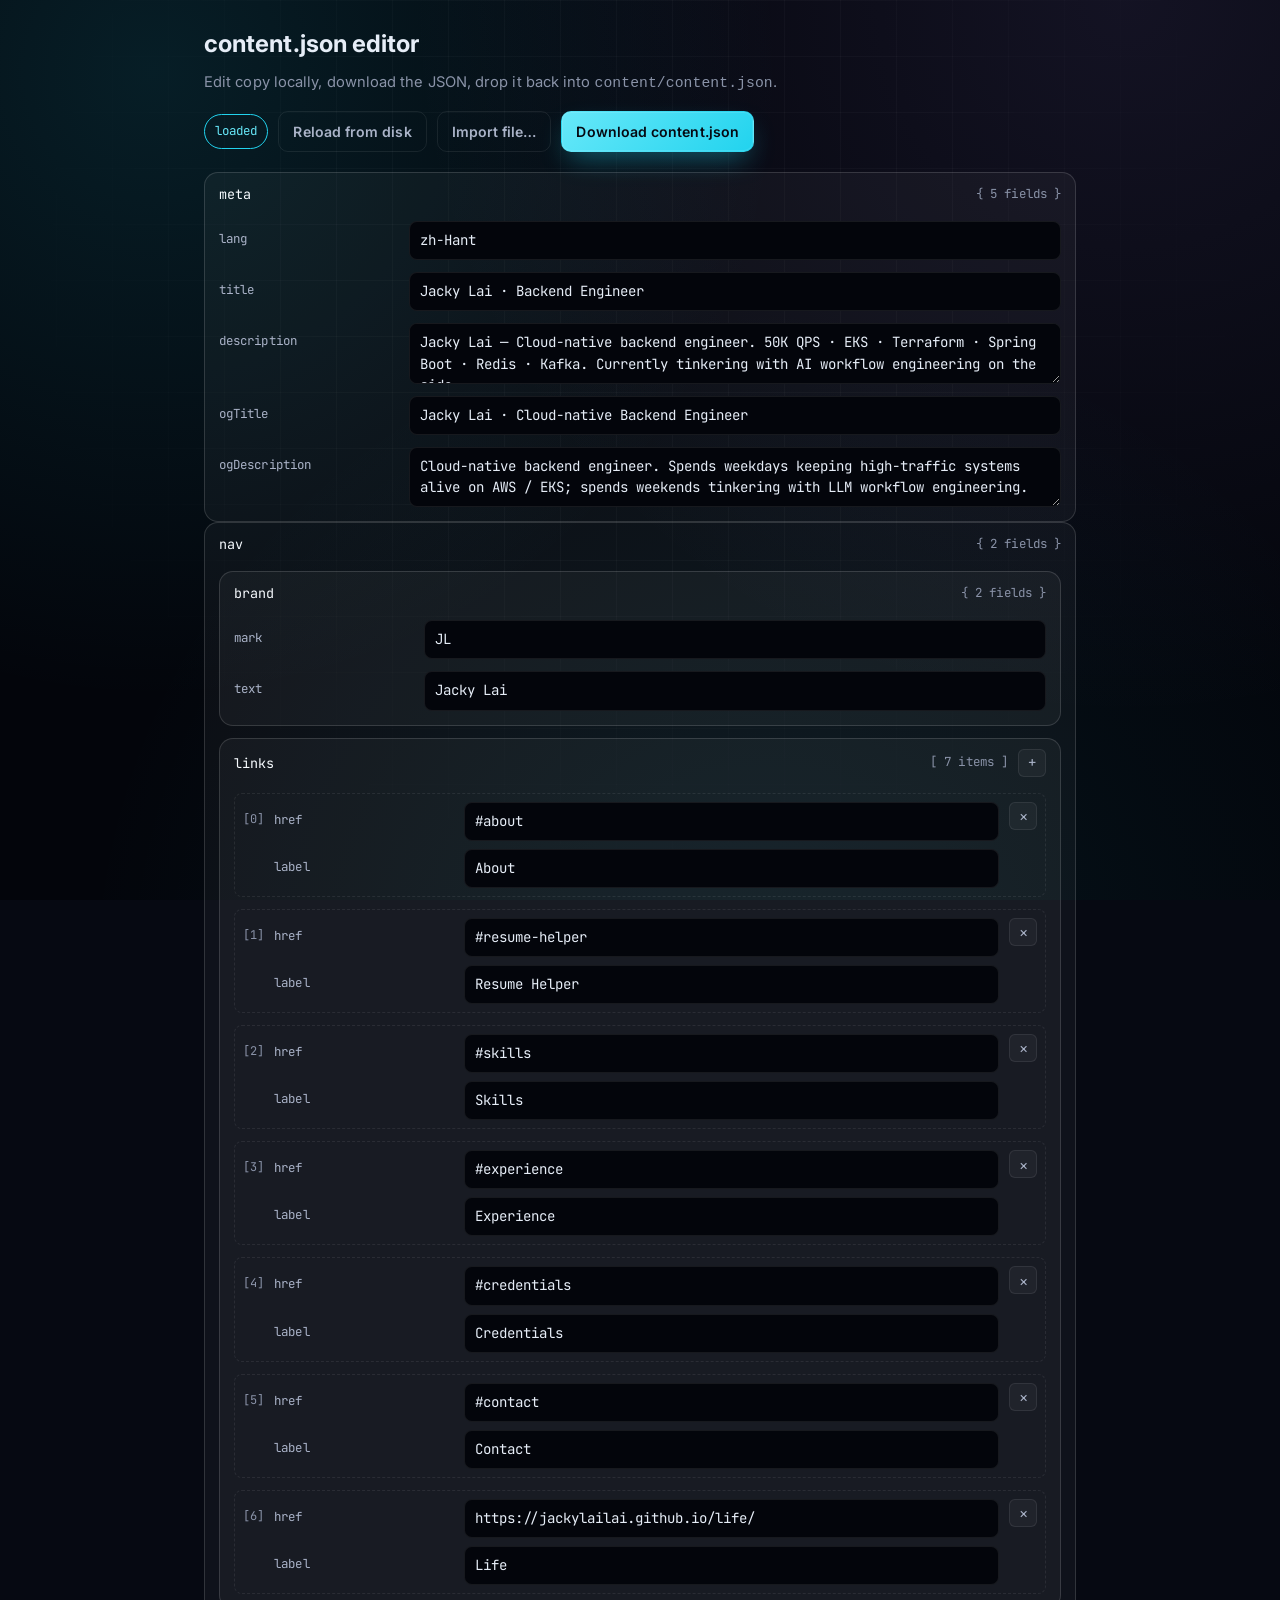
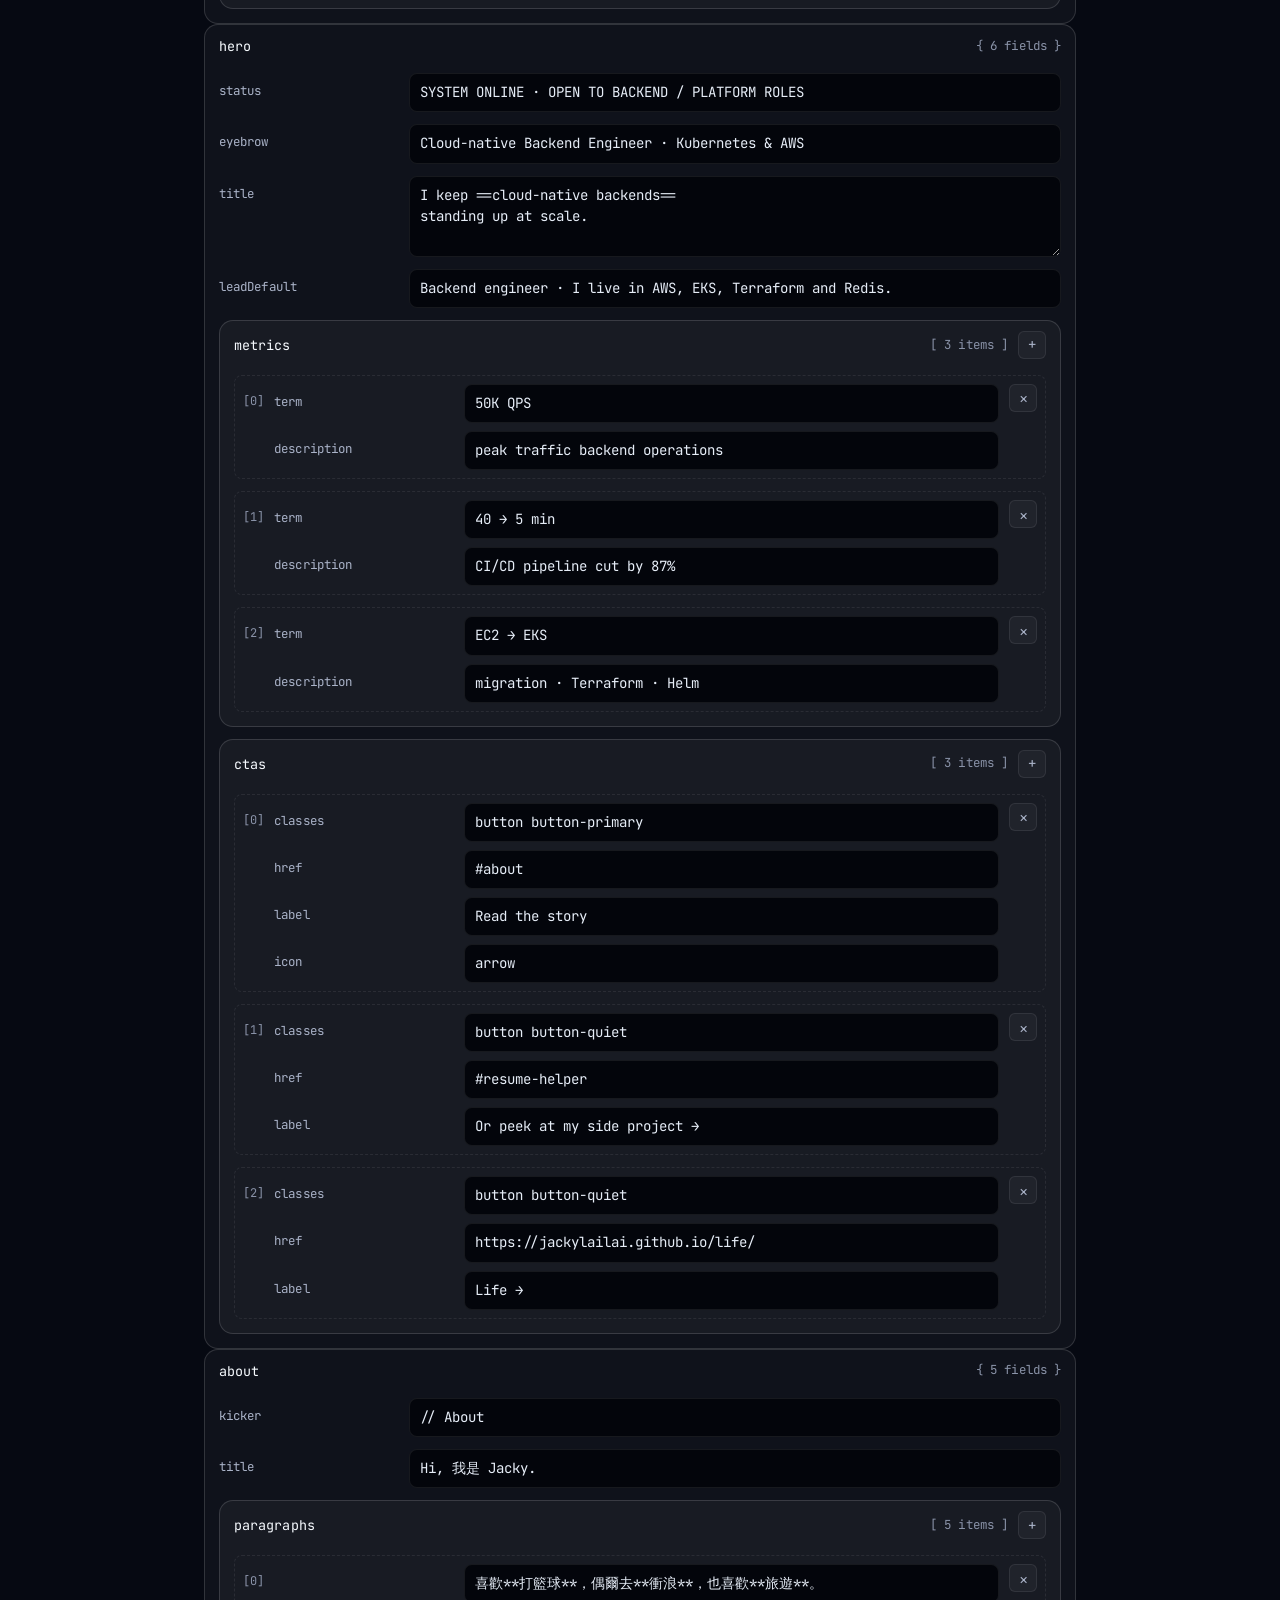
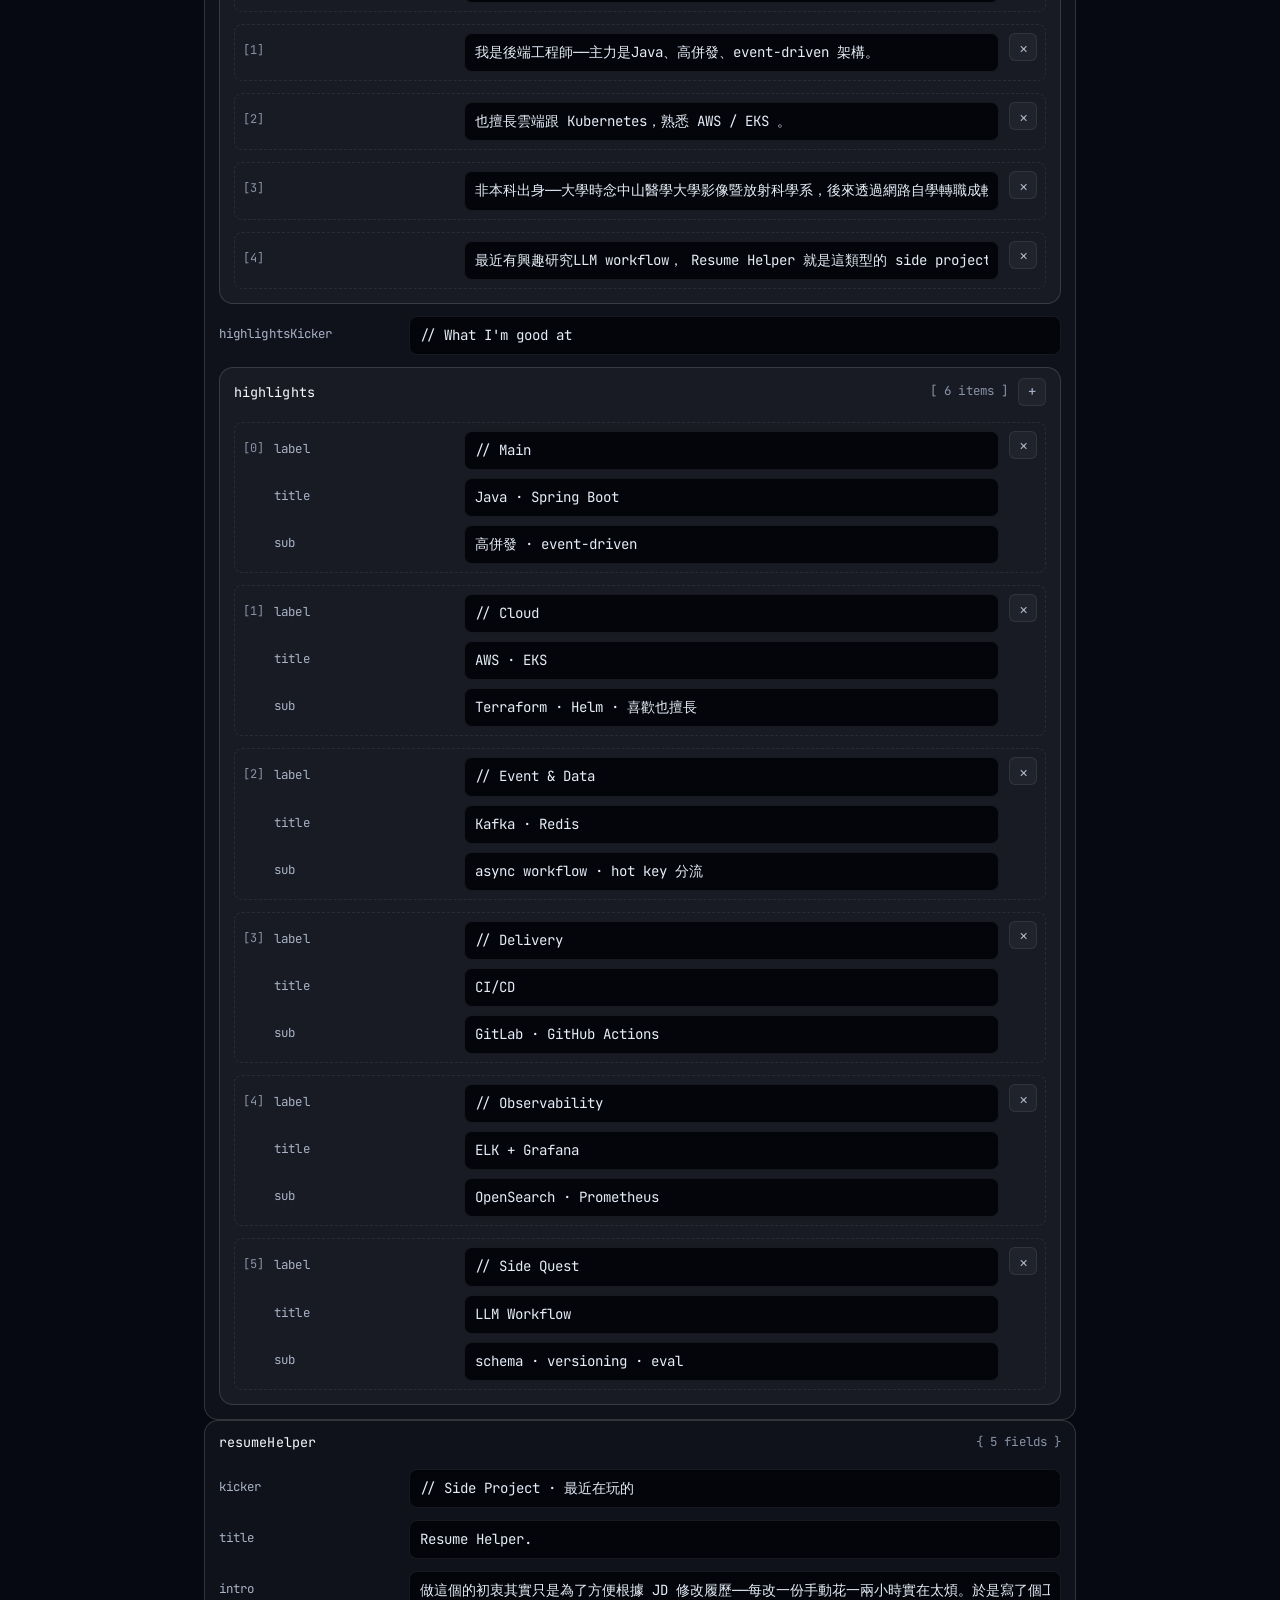
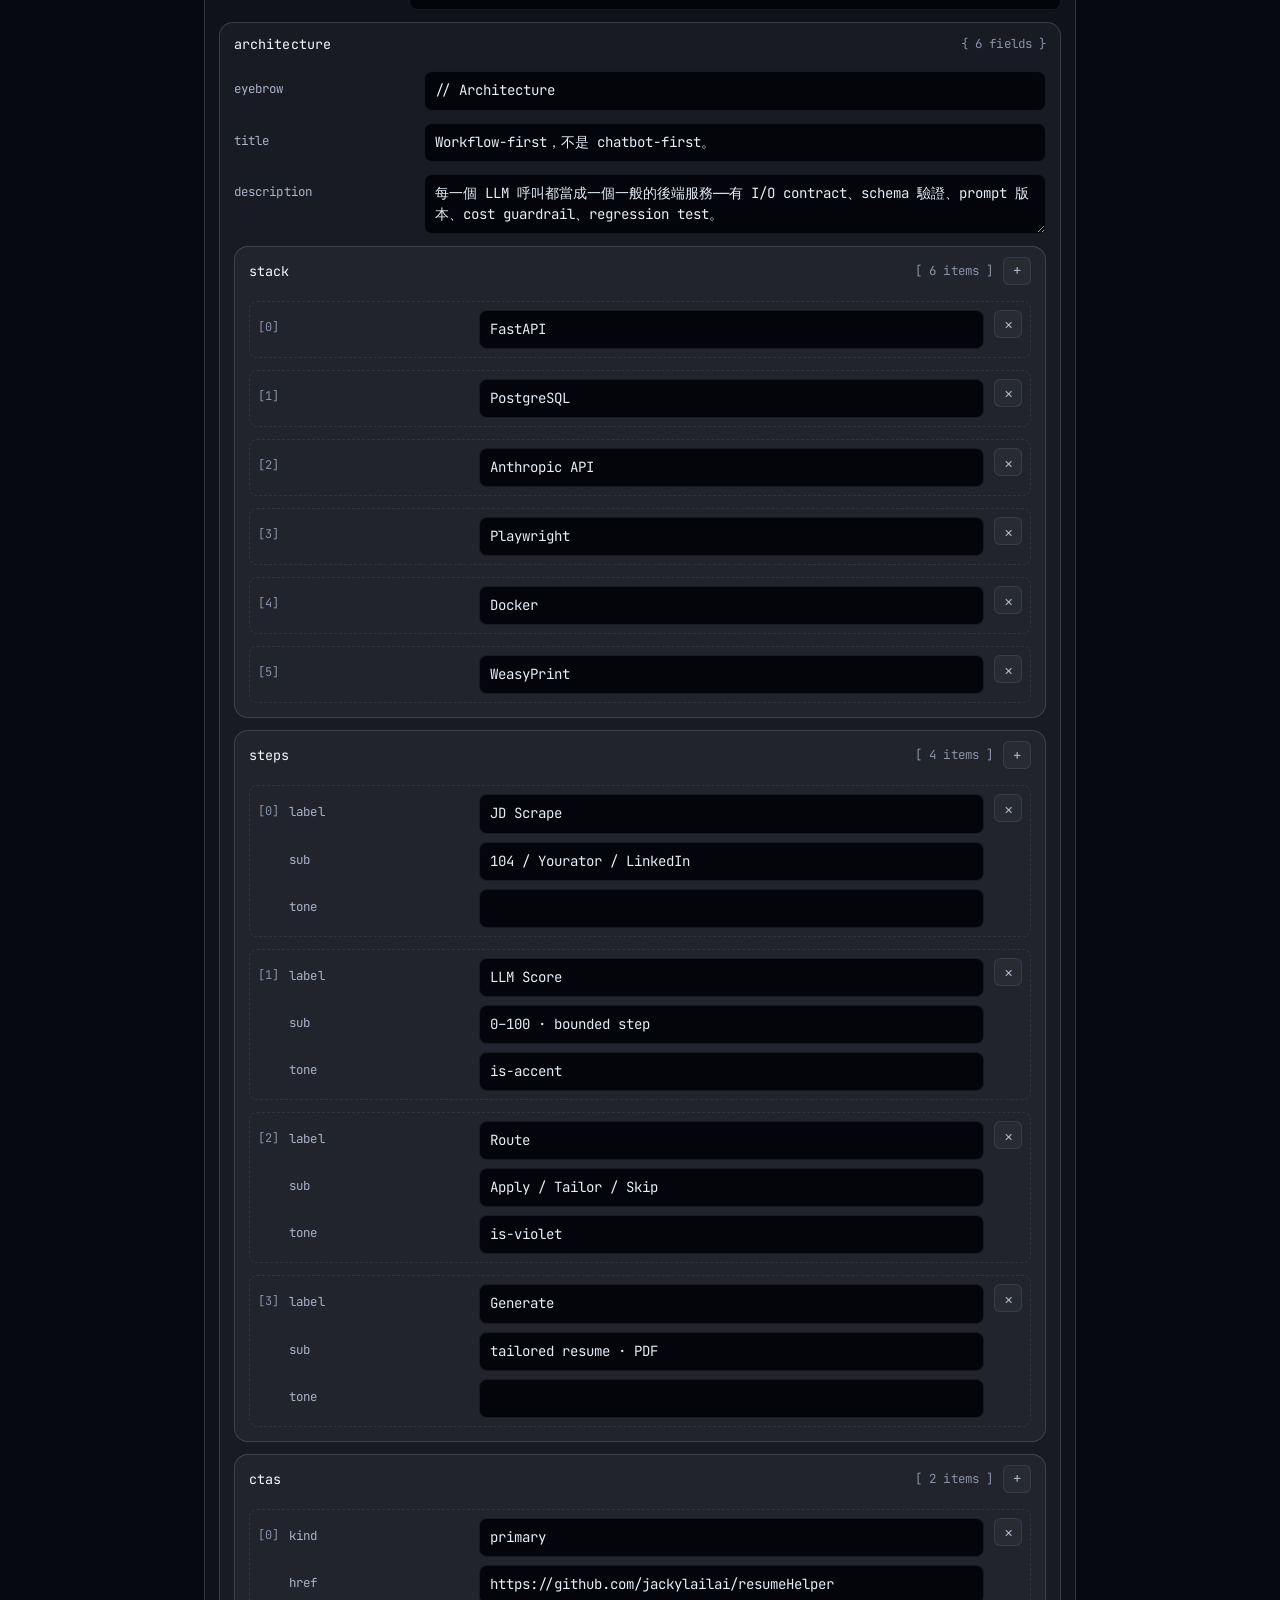
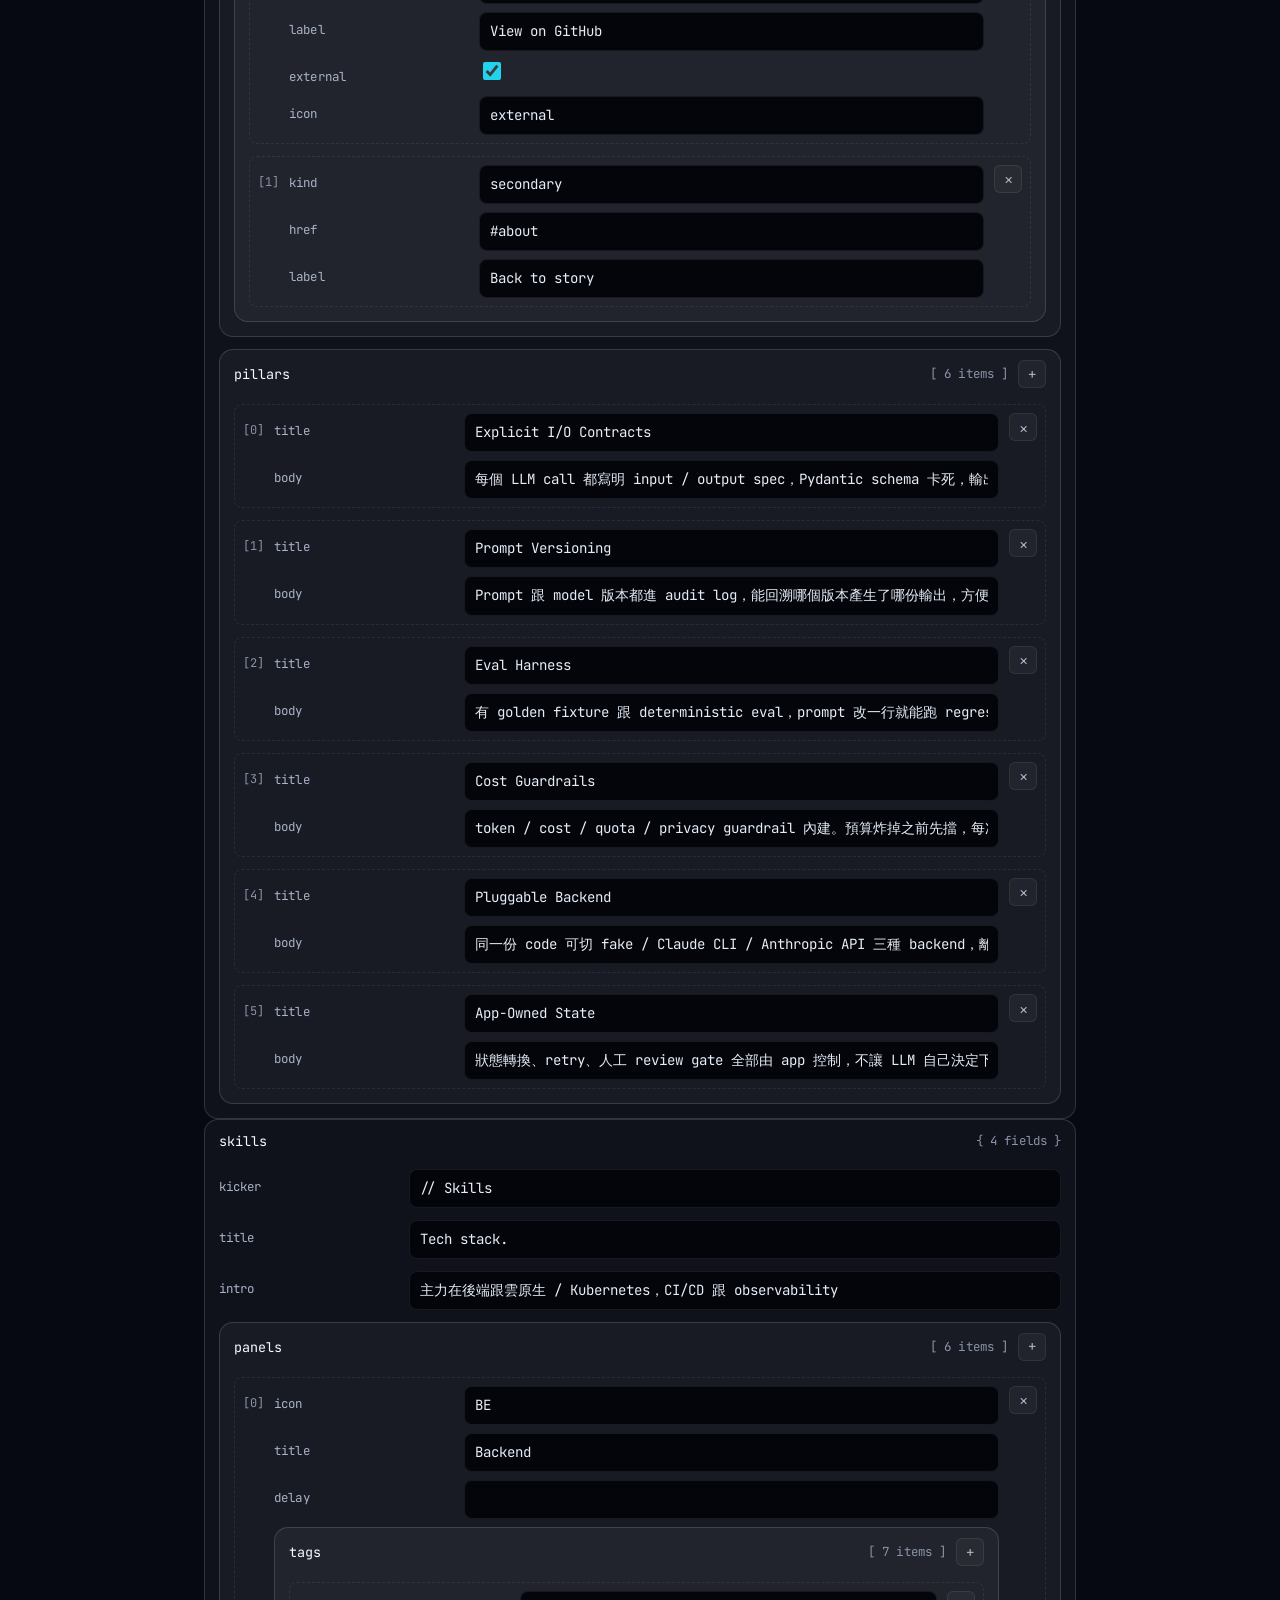
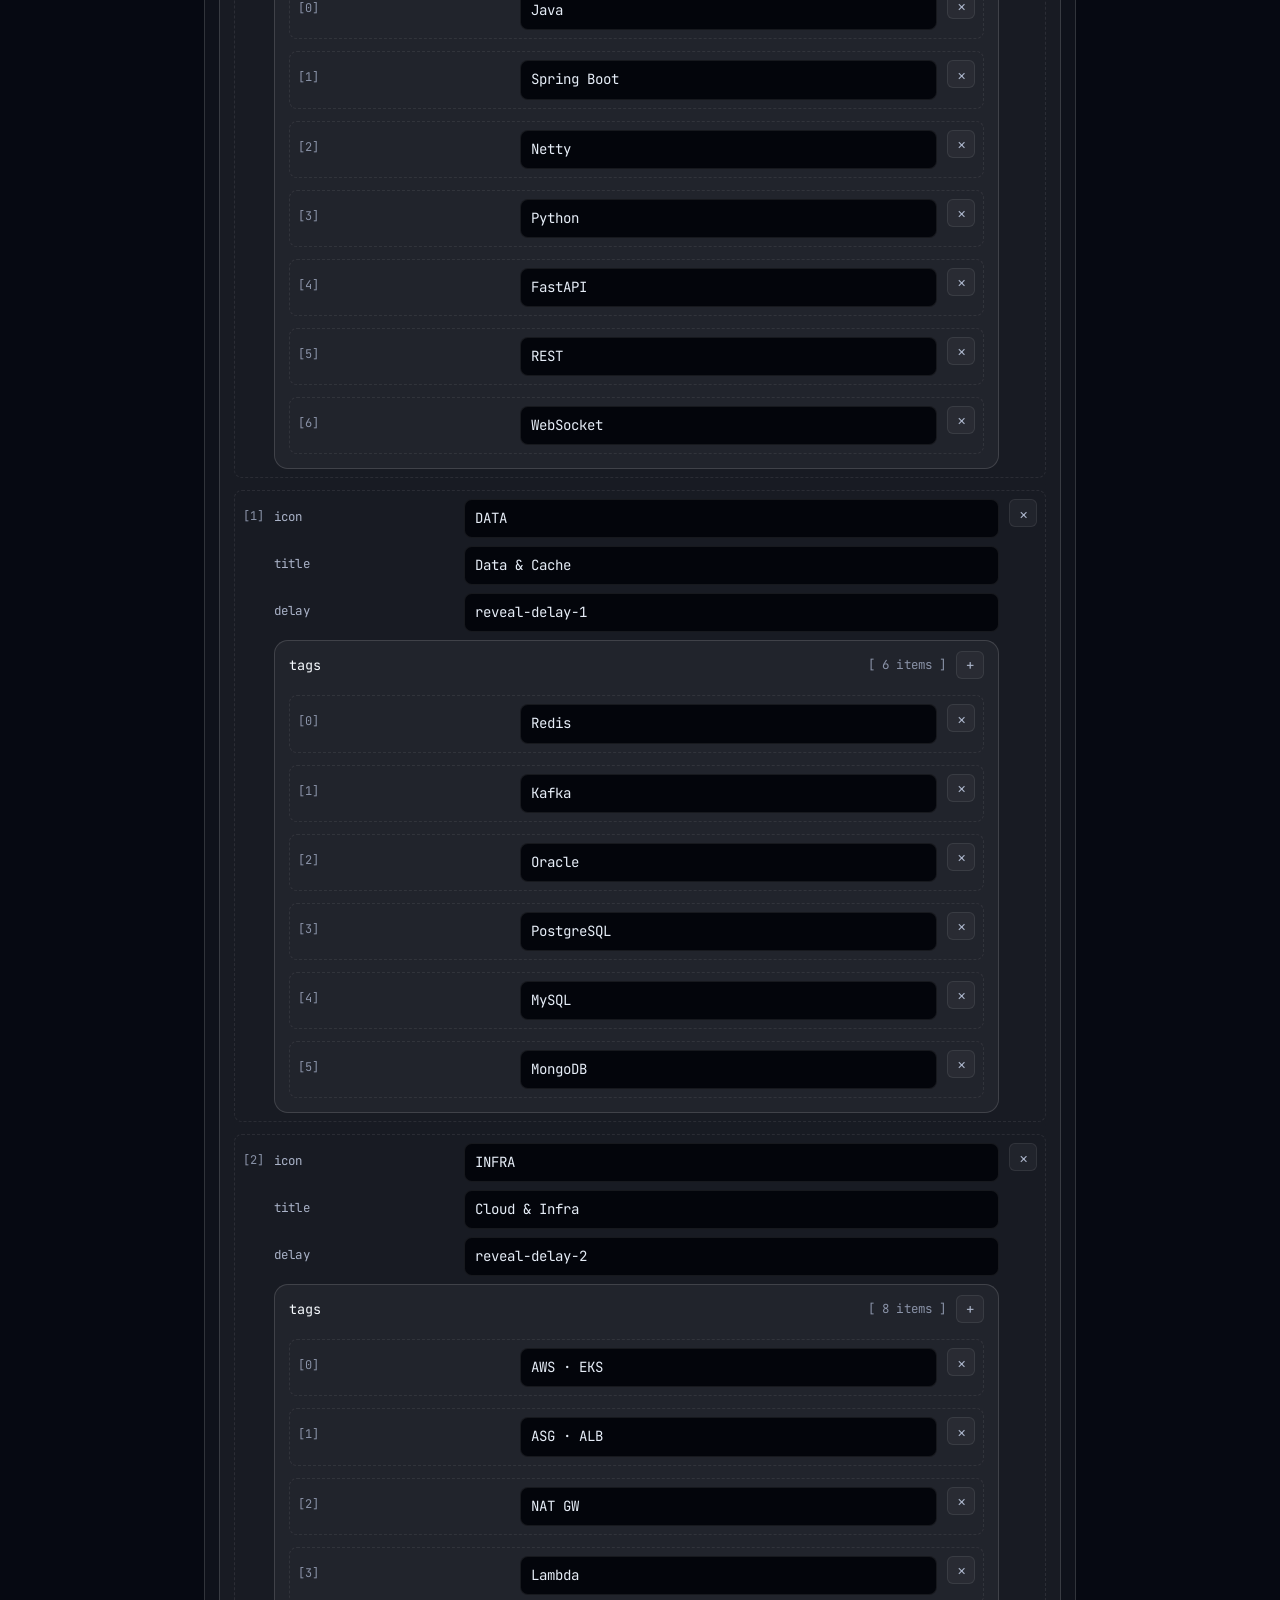
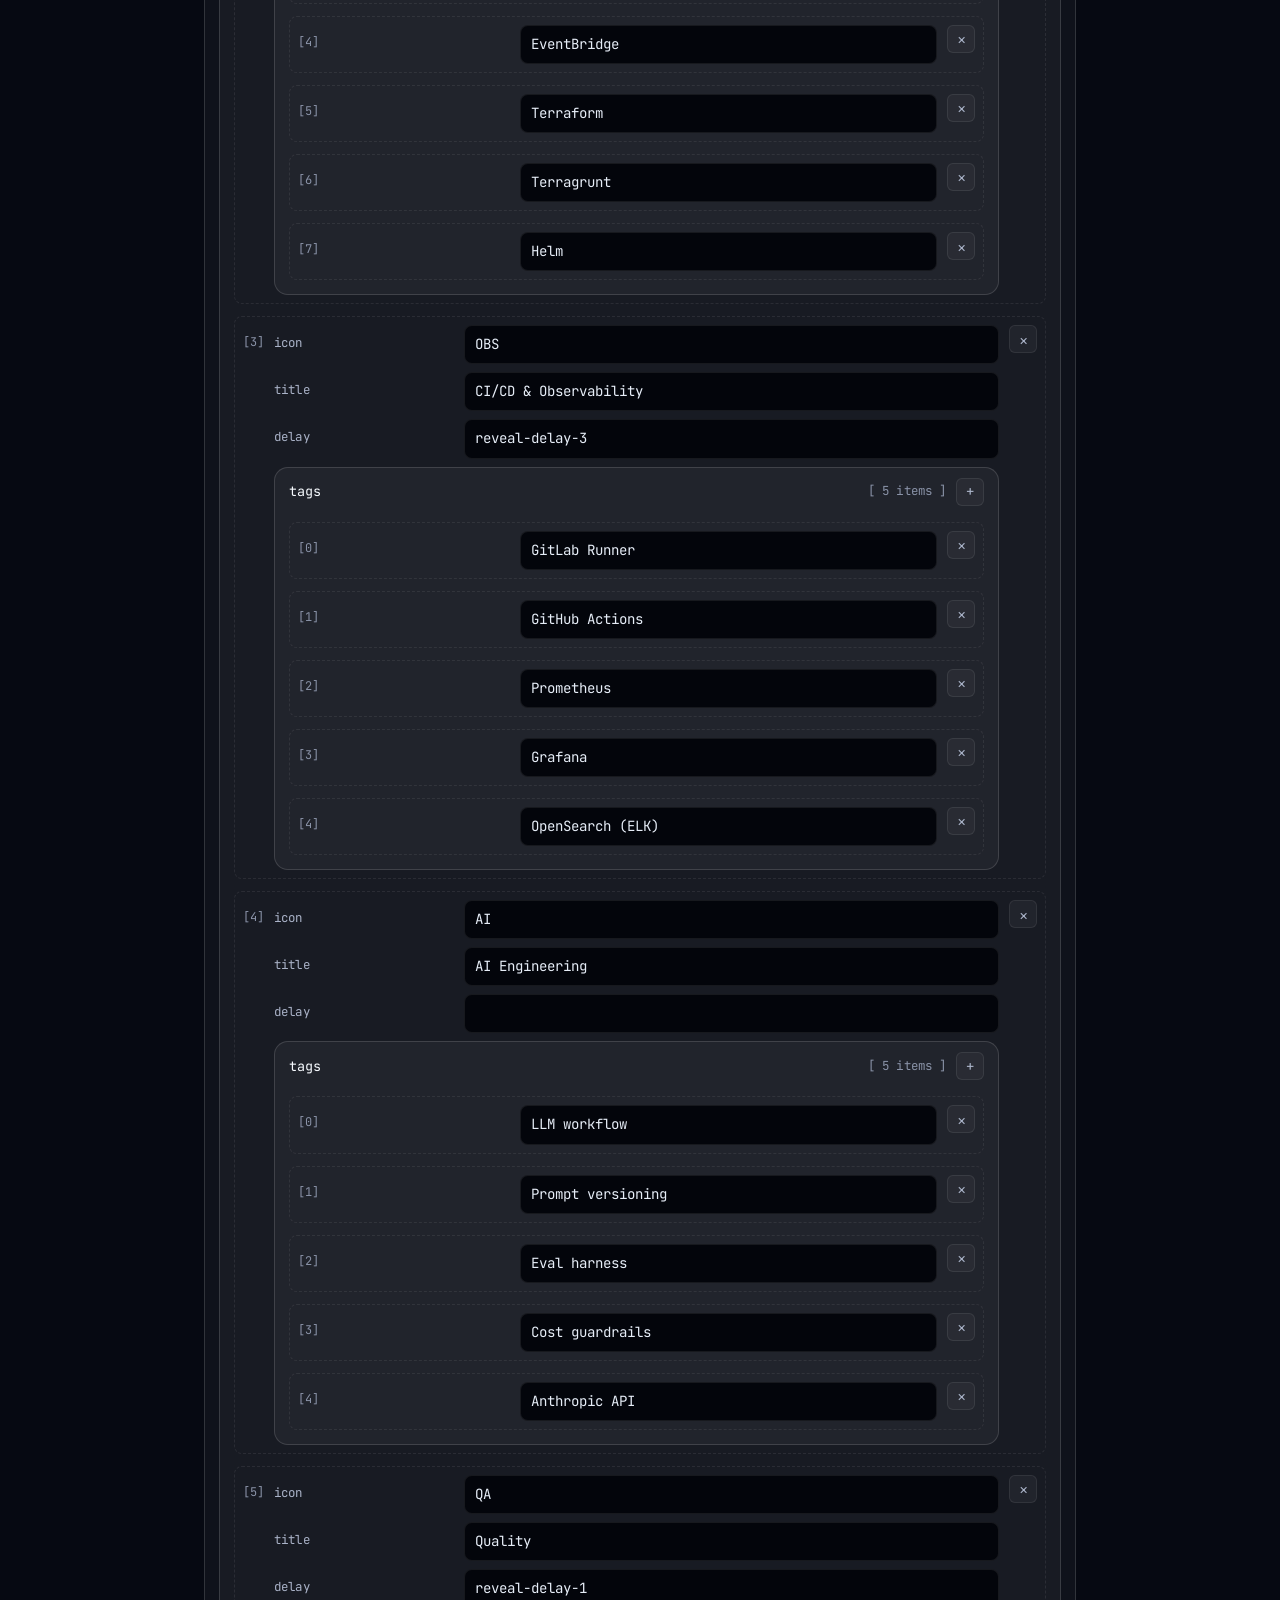
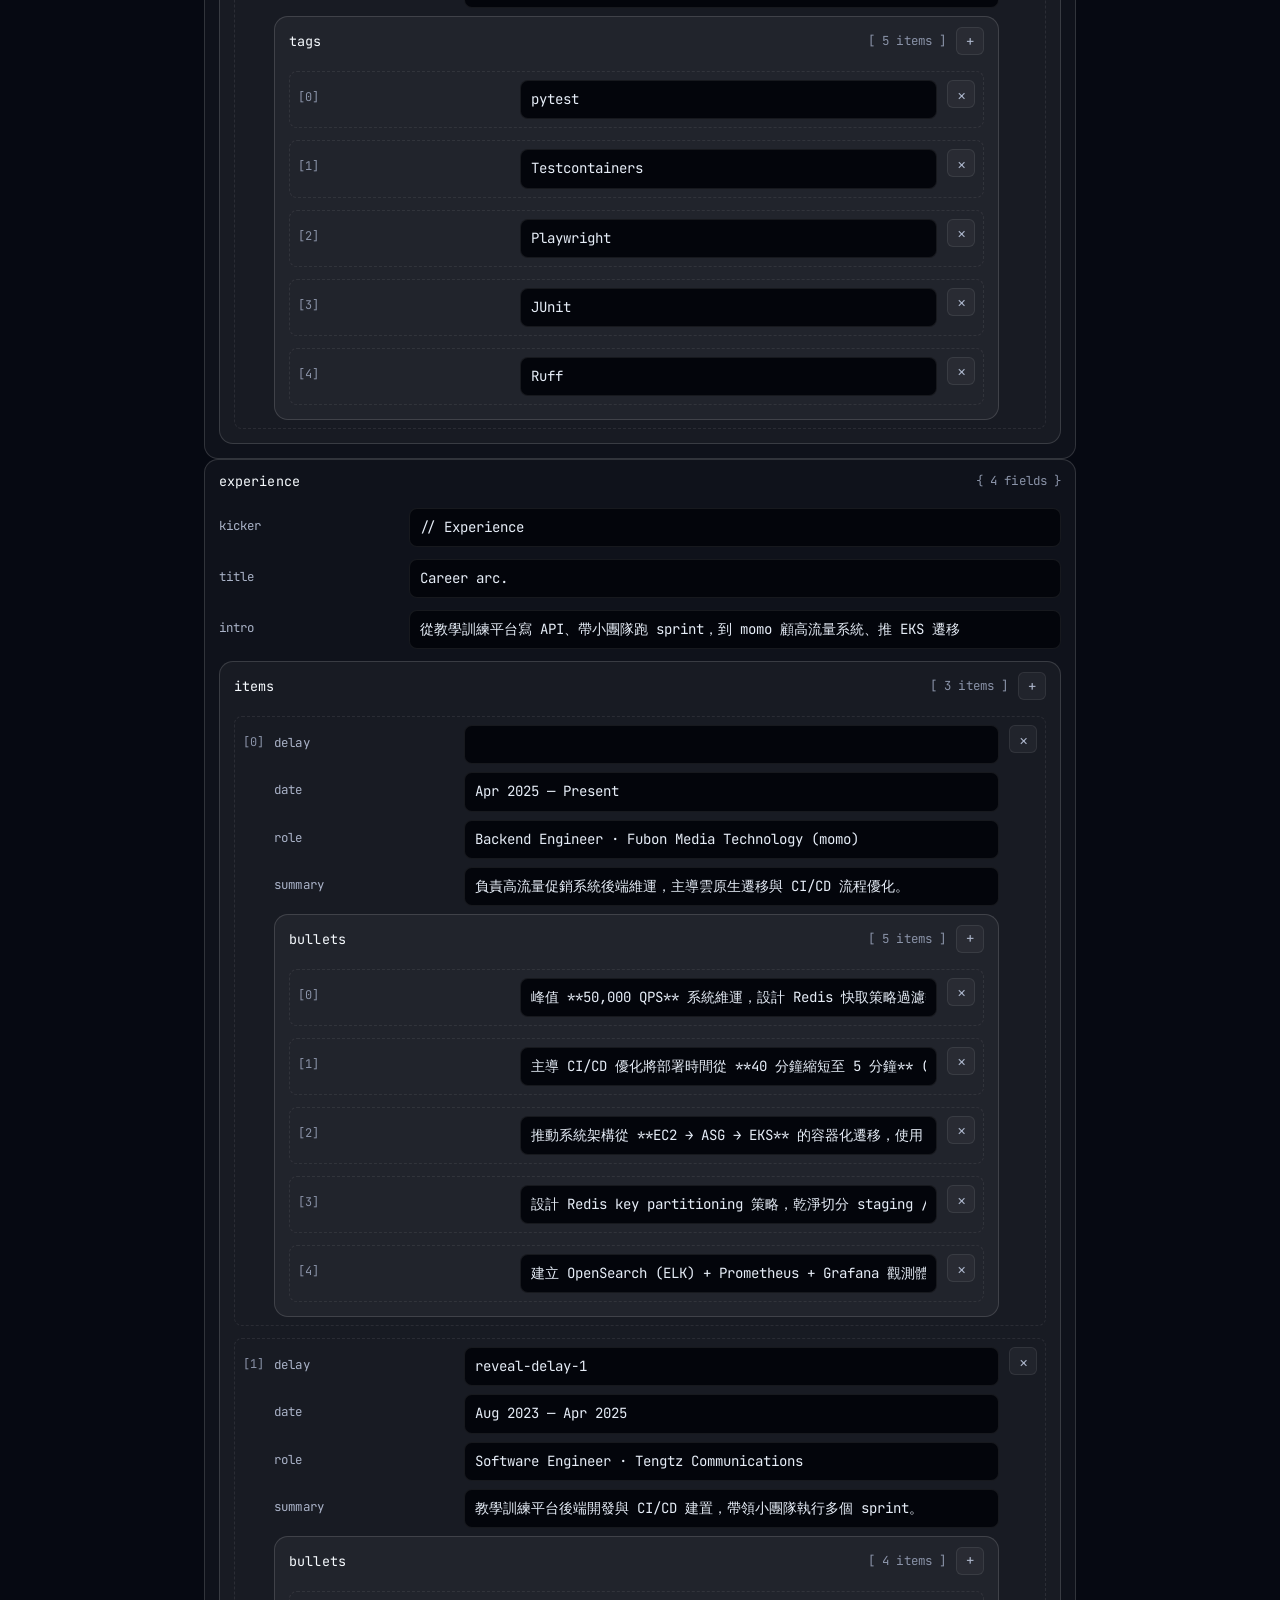
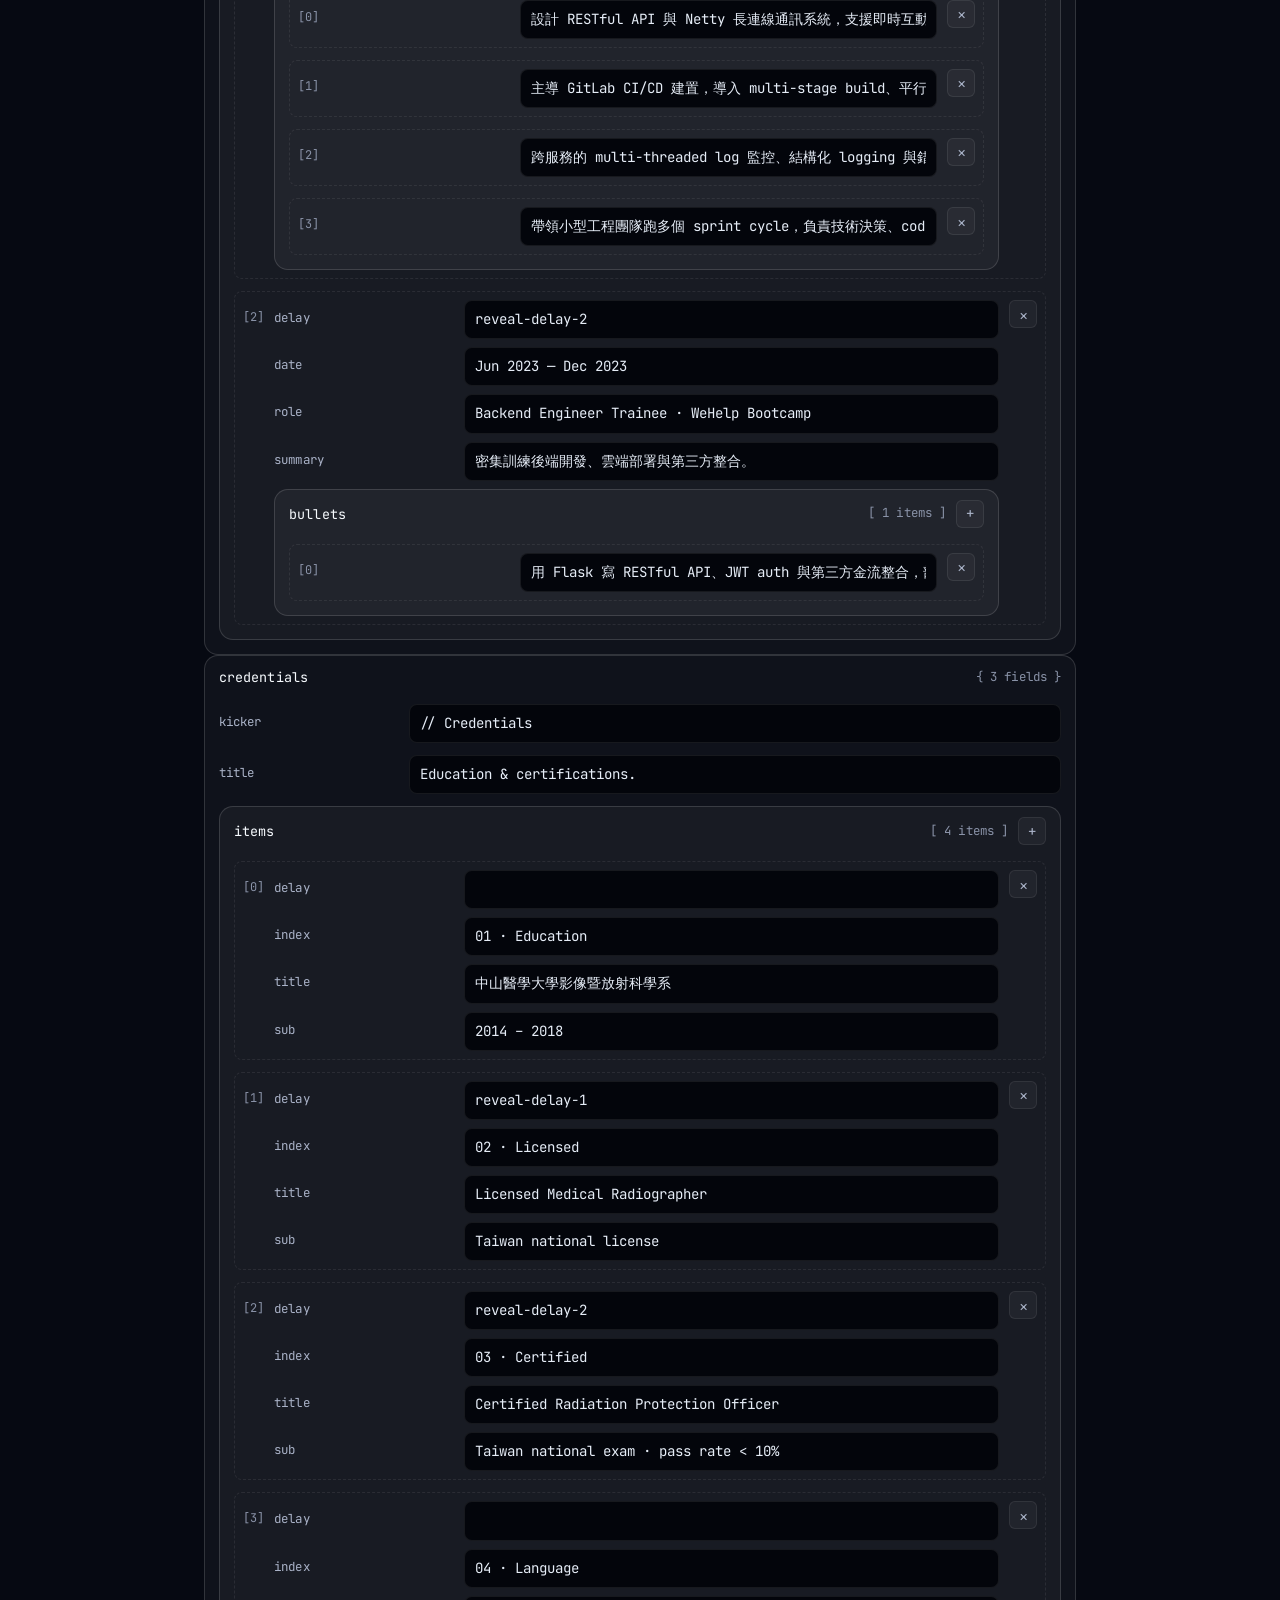
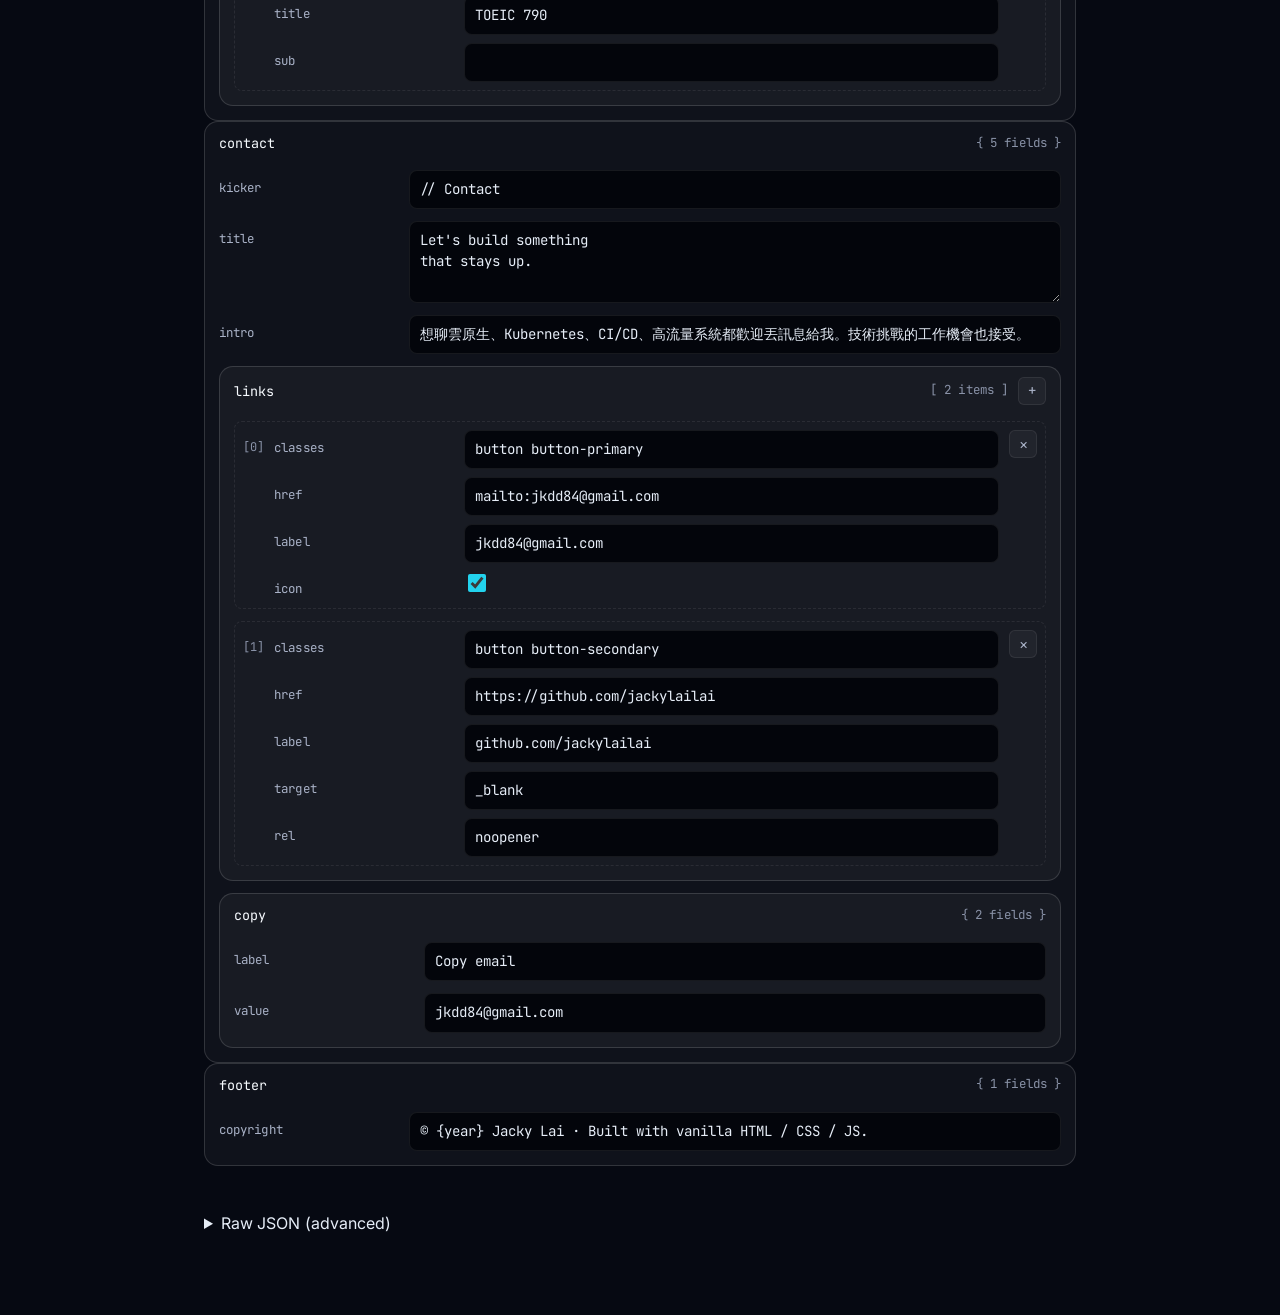
<file: editor/index.html>
<!doctype html>
<html lang="en" data-theme="dark">
  <head>
    <meta charset="utf-8" />
    <meta name="viewport" content="width=device-width, initial-scale=1" />
    <meta name="robots" content="noindex" />
    <title>content.json editor · Jacky Lai Portfolio</title>
    <link rel="stylesheet" href="../styles.css" />
    <style>
      body { padding: 24px 0 80px; }
      .editor-shell { max-width: 920px; margin: 0 auto; padding: 0 24px; display: flex; flex-direction: column; gap: 20px; }
      .editor-head { display: flex; flex-wrap: wrap; gap: 16px; align-items: flex-end; justify-content: space-between; }
      .editor-head h1 { margin: 0; font-size: 1.5rem; }
      .editor-head p { margin: 6px 0 0; color: var(--muted); font-size: 0.92rem; }
      .toolbar { display: flex; flex-wrap: wrap; gap: 10px; }
      .toolbar .button { min-height: 38px; padding: 8px 14px; font-size: 0.88rem; }
      .status { font-family: var(--font-mono); font-size: 0.78rem; color: var(--muted); padding: 6px 10px; border: 1px solid var(--line); border-radius: 999px; align-self: center; }
      .status.dirty { color: var(--magenta); border-color: var(--magenta); }
      .status.ok { color: var(--accent-strong); border-color: var(--accent); }

      details.node { border: 1px solid var(--line); border-radius: var(--radius); background: var(--surface); margin: 0; }
      details.node[open] { border-color: var(--line-strong); }
      details.node > summary { cursor: pointer; padding: 10px 14px; font-family: var(--font-mono); font-size: 0.84rem; color: var(--muted-strong); display: flex; gap: 10px; align-items: center; }
      details.node > summary::marker { color: var(--accent); }
      details.node > summary .key { color: var(--ink-strong); }
      details.node > summary .meta { color: var(--muted); font-size: 0.78rem; margin-left: auto; }
      details.node .body { padding: 6px 14px 14px; display: flex; flex-direction: column; gap: 12px; }

      .field { display: grid; grid-template-columns: 180px 1fr; gap: 10px; align-items: start; }
      .field label { font-family: var(--font-mono); font-size: 0.78rem; color: var(--muted-strong); padding-top: 8px; word-break: break-all; }
      .field textarea, .field input[type="text"], .field input[type="number"] {
        width: 100%; padding: 8px 10px; border-radius: 8px; border: 1px solid var(--line);
        background: var(--bg-deep); color: var(--ink); font-family: var(--font-mono); font-size: 0.88rem;
        line-height: 1.5; resize: vertical;
      }
      .field textarea { min-height: 36px; }
      .field input[type="checkbox"] { width: 18px; height: 18px; accent-color: var(--accent); }

      .array-item { display: flex; gap: 10px; align-items: flex-start; padding: 8px; border: 1px dashed var(--line); border-radius: 8px; }
      .array-item .item-body { flex: 1; display: flex; flex-direction: column; gap: 8px; }
      .array-item .item-index { font-family: var(--font-mono); font-size: 0.75rem; color: var(--muted); padding-top: 8px; }
      .row-actions { display: flex; gap: 6px; }
      .icon-btn { width: 28px; height: 28px; border-radius: 6px; border: 1px solid var(--line); background: var(--surface); color: var(--muted-strong); cursor: pointer; font-size: 14px; }
      .icon-btn:hover { color: var(--accent-strong); border-color: var(--accent); }
      .icon-btn.danger:hover { color: var(--magenta); border-color: var(--magenta); }

      .raw-view { margin-top: 24px; }
      .raw-view textarea { width: 100%; min-height: 240px; font-family: var(--font-mono); font-size: 0.82rem; background: var(--bg-deep); color: var(--ink); border: 1px solid var(--line); border-radius: 8px; padding: 12px; }
      .raw-view.error textarea { border-color: var(--magenta); }
      .raw-msg { font-family: var(--font-mono); font-size: 0.78rem; color: var(--muted); }
      .raw-msg.error { color: var(--magenta); }
    </style>
  </head>
  <body>
    <main class="editor-shell">
      <header class="editor-head">
        <div>
          <h1>content.json editor</h1>
          <p>Edit copy locally, download the JSON, drop it back into <code>content/content.json</code>.</p>
        </div>
        <div class="toolbar">
          <span class="status" id="status">idle</span>
          <button class="button button-quiet" type="button" id="reload">Reload from disk</button>
          <button class="button button-quiet" type="button" id="import">Import file…</button>
          <button class="button button-primary" type="button" id="download">Download content.json</button>
          <input type="file" id="import-file" accept="application/json" hidden />
        </div>
      </header>

      <div id="form"></div>

      <details class="raw-view" id="raw-view">
        <summary>Raw JSON (advanced)</summary>
        <p class="raw-msg" id="raw-msg">Edit the JSON directly. Changes apply when you click "Apply raw".</p>
        <textarea id="raw-textarea" spellcheck="false"></textarea>
        <div style="margin-top: 8px; display: flex; gap: 8px;">
          <button class="button button-quiet" type="button" id="raw-apply">Apply raw</button>
          <button class="button button-quiet" type="button" id="raw-sync">Sync from form</button>
        </div>
      </details>
    </main>

    <script>
      const CONTENT_URL = "../content/content.json";
      let data = null;
      let dirty = false;
      const $ = (id) => document.getElementById(id);

      const setStatus = (text, cls = "") => {
        const el = $("status");
        el.textContent = text;
        el.className = "status " + cls;
      };
      const markDirty = () => { dirty = true; setStatus("modified", "dirty"); };

      // ---------------- Renderer ----------------

      const isPlainObject = (v) => v !== null && typeof v === "object" && !Array.isArray(v);

      function renderRoot(obj) {
        const form = $("form");
        form.replaceChildren();
        for (const key of Object.keys(obj)) {
          form.append(renderNode(key, obj[key], obj, key));
        }
        syncRawFromData();
      }

      function renderNode(key, value, parent, parentKey) {
        if (isPlainObject(value)) return renderObject(key, value, parent, parentKey);
        if (Array.isArray(value)) return renderArray(key, value, parent, parentKey);
        return renderScalar(key, value, parent, parentKey);
      }

      function renderObject(key, value, parent, parentKey) {
        const details = document.createElement("details");
        details.className = "node";
        details.open = true;
        const summary = document.createElement("summary");
        summary.innerHTML = `<span class="key">${key}</span><span class="meta">{ ${Object.keys(value).length} fields }</span>`;
        details.append(summary);
        const body = document.createElement("div");
        body.className = "body";
        for (const childKey of Object.keys(value)) {
          body.append(renderNode(childKey, value[childKey], value, childKey));
        }
        details.append(body);
        return details;
      }

      function renderArray(key, value, parent, parentKey) {
        const details = document.createElement("details");
        details.className = "node";
        details.open = true;
        const summary = document.createElement("summary");
        summary.innerHTML = `<span class="key">${key}</span><span class="meta">[ ${value.length} items ]</span>`;
        const addBtn = document.createElement("button");
        addBtn.type = "button";
        addBtn.className = "icon-btn";
        addBtn.textContent = "+";
        addBtn.title = "Add item";
        addBtn.onclick = (e) => {
          e.preventDefault();
          const template = value.length ? structuredClone(value[0]) : "";
          const blanked = blankClone(template);
          value.push(blanked);
          markDirty();
          rerender(parent, parentKey);
        };
        summary.append(addBtn);
        details.append(summary);
        const body = document.createElement("div");
        body.className = "body";
        value.forEach((item, idx) => {
          const wrap = document.createElement("div");
          wrap.className = "array-item";
          const indexLabel = document.createElement("div");
          indexLabel.className = "item-index";
          indexLabel.textContent = `[${idx}]`;
          wrap.append(indexLabel);
          const itemBody = document.createElement("div");
          itemBody.className = "item-body";
          if (isPlainObject(item)) {
            for (const k of Object.keys(item)) itemBody.append(renderNode(k, item[k], item, k));
          } else if (Array.isArray(item)) {
            itemBody.append(renderArray(`${idx}`, item, value, idx));
          } else {
            itemBody.append(renderScalar("value", item, value, idx, true));
          }
          wrap.append(itemBody);
          const actions = document.createElement("div");
          actions.className = "row-actions";
          const rmBtn = document.createElement("button");
          rmBtn.type = "button";
          rmBtn.className = "icon-btn danger";
          rmBtn.textContent = "×";
          rmBtn.title = "Remove item";
          rmBtn.onclick = (e) => {
            e.preventDefault();
            value.splice(idx, 1);
            markDirty();
            rerender(parent, parentKey);
          };
          actions.append(rmBtn);
          wrap.append(actions);
          body.append(wrap);
        });
        details.append(body);
        return details;
      }

      function renderScalar(key, value, parent, parentKey, hideLabel = false) {
        const wrap = document.createElement("div");
        wrap.className = "field";
        const label = document.createElement("label");
        label.textContent = hideLabel ? "" : key;
        wrap.append(label);
        if (typeof value === "boolean") {
          const input = document.createElement("input");
          input.type = "checkbox";
          input.checked = value;
          input.addEventListener("change", () => { parent[parentKey] = input.checked; markDirty(); syncRawFromData(); });
          wrap.append(input);
        } else if (typeof value === "number") {
          const input = document.createElement("input");
          input.type = "number";
          input.value = value;
          input.addEventListener("input", () => { parent[parentKey] = input.value === "" ? 0 : Number(input.value); markDirty(); syncRawFromData(); });
          wrap.append(input);
        } else {
          const text = value == null ? "" : String(value);
          const multiline = text.includes("\n") || text.length > 80;
          const input = document.createElement(multiline ? "textarea" : "input");
          if (!multiline) input.type = "text";
          input.value = text;
          if (multiline) input.rows = Math.min(8, Math.max(2, text.split("\n").length + 1));
          input.addEventListener("input", () => { parent[parentKey] = input.value; markDirty(); syncRawFromData(); });
          wrap.append(input);
        }
        return wrap;
      }

      function blankClone(v) {
        if (typeof v === "string") return "";
        if (typeof v === "number") return 0;
        if (typeof v === "boolean") return false;
        if (Array.isArray(v)) return [];
        if (isPlainObject(v)) {
          const out = {};
          for (const k of Object.keys(v)) out[k] = blankClone(v[k]);
          return out;
        }
        return null;
      }

      function rerender() {
        renderRoot(data);
      }

      // ---------------- Raw view <-> data ----------------

      const rawTextarea = () => $("raw-textarea");
      const rawMsg = () => $("raw-msg");

      function syncRawFromData() {
        rawTextarea().value = JSON.stringify(data, null, 2);
        rawMsg().textContent = "In sync with the form.";
        rawMsg().className = "raw-msg";
        $("raw-view").classList.remove("error");
      }

      $("raw-apply").onclick = () => {
        try {
          const next = JSON.parse(rawTextarea().value);
          data = next;
          markDirty();
          rerender();
        } catch (e) {
          rawMsg().textContent = `Parse error: ${e.message}`;
          rawMsg().className = "raw-msg error";
          $("raw-view").classList.add("error");
        }
      };
      $("raw-sync").onclick = syncRawFromData;

      // ---------------- Toolbar actions ----------------

      async function loadFromServer() {
        const res = await fetch(`${CONTENT_URL}?cb=${Date.now()}`);
        if (!res.ok) throw new Error(`HTTP ${res.status}`);
        data = await res.json();
        dirty = false;
        setStatus("loaded", "ok");
        rerender();
      }

      $("reload").onclick = async () => {
        if (dirty && !confirm("Discard local changes and reload?")) return;
        try { await loadFromServer(); }
        catch (e) { setStatus(`load failed: ${e.message}`, "dirty"); }
      };

      $("download").onclick = () => {
        const blob = new Blob([JSON.stringify(data, null, 2) + "\n"], { type: "application/json" });
        const a = document.createElement("a");
        a.href = URL.createObjectURL(blob);
        a.download = "content.json";
        a.click();
        URL.revokeObjectURL(a.href);
        setStatus("downloaded — copy into content/content.json", "ok");
        dirty = false;
      };

      $("import").onclick = () => $("import-file").click();
      $("import-file").addEventListener("change", async (e) => {
        const file = e.target.files?.[0];
        if (!file) return;
        try {
          const text = await file.text();
          data = JSON.parse(text);
          markDirty();
          rerender();
          setStatus("imported (not yet downloaded)", "dirty");
        } catch (err) {
          setStatus(`import failed: ${err.message}`, "dirty");
        } finally {
          e.target.value = "";
        }
      });

      window.addEventListener("beforeunload", (e) => { if (dirty) { e.preventDefault(); e.returnValue = ""; }});

      loadFromServer().catch((e) => setStatus(`load failed: ${e.message}`, "dirty"));
    </script>
  </body>
</html>
</file>
<file: styles.css>
/* =========================================================================
   Futuristic portfolio — design system
   Dark-by-default. Neon cyan accent. Glassmorphism. Grid backdrop.
   ========================================================================= */

@import url("https://fonts.googleapis.com/css2?family=Space+Grotesk:wght@400;500;600;700&family=Inter:wght@400;500;600;700&family=JetBrains+Mono:wght@400;500;600&display=swap");

:root {
  color-scheme: dark;

  --bg: #060912;
  --bg-deep: #03050b;
  --surface: rgba(255, 255, 255, 0.04);
  --surface-strong: rgba(255, 255, 255, 0.07);
  --surface-translucent: rgba(11, 16, 30, 0.55);
  --ink: #e6edf7;
  --ink-strong: #f7fbff;
  --muted: #8a93a8;
  --muted-strong: #aab3c8;
  --line: rgba(255, 255, 255, 0.08);
  --line-strong: rgba(255, 255, 255, 0.14);

  --accent: #22d3ee;
  --accent-strong: #67e8f9;
  --accent-soft: rgba(34, 211, 238, 0.18);
  --accent-glow: rgba(34, 211, 238, 0.45);
  --violet: #a78bfa;
  --violet-soft: rgba(167, 139, 250, 0.22);
  --magenta: #f472b6;

  --grid-line: rgba(255, 255, 255, 0.04);
  --grid-line-strong: rgba(34, 211, 238, 0.07);

  --shadow-1: 0 1px 0 rgba(255, 255, 255, 0.04) inset, 0 20px 60px rgba(0, 0, 0, 0.4);
  --shadow-glow: 0 0 0 1px rgba(34, 211, 238, 0.4), 0 18px 60px -10px rgba(34, 211, 238, 0.35);

  --radius: 14px;
  --radius-lg: 22px;
  --shell: min(1180px, calc(100vw - 40px));
  --header-height: 72px;

  --font-display: "Space Grotesk", "Inter Tight", Inter, ui-sans-serif, system-ui, sans-serif;
  --font-body: Inter, ui-sans-serif, system-ui, -apple-system, "Segoe UI", "Noto Sans TC", sans-serif;
  --font-mono: "JetBrains Mono", ui-monospace, SFMono-Regular, Menlo, Consolas, monospace;

  --ease: cubic-bezier(0.2, 0.7, 0.2, 1);
  --motion-slow: 700ms var(--ease);
  --motion-med: 380ms var(--ease);
  --motion-fast: 180ms var(--ease);
}

[data-theme="light"] {
  color-scheme: light;
  --bg: #f4f6fb;
  --bg-deep: #e7ecf5;
  --surface: rgba(255, 255, 255, 0.7);
  --surface-strong: rgba(255, 255, 255, 0.92);
  --surface-translucent: rgba(255, 255, 255, 0.7);
  --ink: #0c1326;
  --ink-strong: #050913;
  --muted: #5b6479;
  --muted-strong: #3b4358;
  --line: rgba(12, 19, 38, 0.08);
  --line-strong: rgba(12, 19, 38, 0.16);
  --accent: #0891b2;
  --accent-strong: #0e7490;
  --accent-soft: rgba(8, 145, 178, 0.14);
  --accent-glow: rgba(8, 145, 178, 0.35);
  --grid-line: rgba(12, 19, 38, 0.05);
  --grid-line-strong: rgba(8, 145, 178, 0.1);
  --shadow-1: 0 1px 0 rgba(255, 255, 255, 0.8) inset, 0 20px 60px rgba(12, 19, 38, 0.08);
  --shadow-glow: 0 0 0 1px rgba(8, 145, 178, 0.4), 0 18px 60px -10px rgba(8, 145, 178, 0.25);
}

* {
  box-sizing: border-box;
}

html {
  scroll-behavior: smooth;
  scroll-padding-top: var(--header-height);
}

body {
  position: relative;
  margin: 0;
  background: var(--bg);
  color: var(--ink);
  font-family: var(--font-body);
  font-size: 16px;
  line-height: 1.65;
  letter-spacing: 0.005em;
  overflow-x: clip;
}

body::before {
  content: "";
  position: fixed;
  inset: 0;
  z-index: -3;
  background:
    radial-gradient(circle at 12% 8%, rgba(34, 211, 238, 0.12), transparent 45%),
    radial-gradient(circle at 88% 0%, rgba(167, 139, 250, 0.1), transparent 50%),
    radial-gradient(circle at 60% 110%, rgba(34, 211, 238, 0.08), transparent 55%),
    var(--bg-deep);
  pointer-events: none;
}

body::after {
  content: "";
  position: fixed;
  inset: 0;
  z-index: -2;
  background-image:
    linear-gradient(var(--grid-line) 1px, transparent 1px),
    linear-gradient(90deg, var(--grid-line) 1px, transparent 1px);
  background-size: 56px 56px;
  mask-image: radial-gradient(ellipse at 50% 30%, #000 35%, transparent 75%);
  pointer-events: none;
  opacity: 0.7;
}

body.nav-open {
  overflow: hidden;
}

/* Hidden until content/render.js finishes hydrating from content.json.
   The tsparticles backdrop stays visible during the brief load so the page never fully blanks. */
.site-header,
main,
.site-footer {
  transition: opacity 240ms var(--ease);
}

body.is-loading > .site-header,
body.is-loading > main,
body.is-loading > .site-footer {
  opacity: 0;
  pointer-events: none;
}

@media (prefers-reduced-motion: reduce) {
  .site-header,
  main,
  .site-footer {
    transition: none;
  }
}

img,
svg {
  display: block;
  max-width: 100%;
}

a {
  color: inherit;
  text-decoration: none;
}

button,
input,
textarea {
  font: inherit;
}

::selection {
  background: var(--accent-soft);
  color: var(--ink-strong);
}

:focus-visible {
  outline: 2px solid var(--accent);
  outline-offset: 3px;
  border-radius: 6px;
}

.shell {
  width: var(--shell);
  margin-inline: auto;
}

.sr-only,
.skip-link {
  position: absolute;
  width: 1px;
  height: 1px;
  padding: 0;
  margin: -1px;
  overflow: hidden;
  clip: rect(0, 0, 0, 0);
  white-space: nowrap;
  border: 0;
}

.skip-link:focus {
  z-index: 100;
  top: 12px;
  left: 12px;
  width: auto;
  height: auto;
  padding: 10px 14px;
  clip: auto;
  color: var(--bg);
  background: var(--accent);
  border-radius: 8px;
  font-weight: 600;
}

/* ---------------------------------------------------------------- header */

.site-header {
  position: sticky;
  top: 0;
  z-index: 50;
  border-bottom: 1px solid transparent;
  background: color-mix(in srgb, var(--bg) 70%, transparent);
  backdrop-filter: blur(18px) saturate(140%);
  -webkit-backdrop-filter: blur(18px) saturate(140%);
  transition: border-color var(--motion-fast), box-shadow var(--motion-fast);
}

.site-header.is-scrolled {
  border-color: var(--line);
  box-shadow: 0 10px 30px rgba(0, 0, 0, 0.35);
}

.nav {
  display: grid;
  min-height: var(--header-height);
  grid-template-columns: auto 1fr auto;
  align-items: center;
  gap: 24px;
}

.brand {
  display: inline-flex;
  align-items: center;
  gap: 12px;
  font-family: var(--font-display);
  font-weight: 600;
  letter-spacing: 0.01em;
}

.brand-mark {
  position: relative;
  display: grid;
  width: 38px;
  height: 38px;
  place-items: center;
  border-radius: 10px;
  color: var(--ink-strong);
  background: linear-gradient(135deg, rgba(34, 211, 238, 0.22), rgba(167, 139, 250, 0.18));
  font-family: var(--font-mono);
  font-size: 0.78rem;
  letter-spacing: 0.04em;
  box-shadow: inset 0 0 0 1px rgba(255, 255, 255, 0.12);
}

.brand-mark::after {
  content: "";
  position: absolute;
  inset: -1px;
  border-radius: inherit;
  padding: 1px;
  background: linear-gradient(135deg, var(--accent), transparent 60%);
  -webkit-mask: linear-gradient(#000 0 0) content-box, linear-gradient(#000 0 0);
  mask: linear-gradient(#000 0 0) content-box, linear-gradient(#000 0 0);
  -webkit-mask-composite: xor;
  mask-composite: exclude;
  pointer-events: none;
}

.brand-text {
  white-space: nowrap;
  font-size: 0.98rem;
}

.nav-links {
  display: inline-flex;
  justify-content: center;
  gap: 4px;
}

.nav-links a {
  position: relative;
  padding: 10px 13px;
  border-radius: 10px;
  color: var(--muted-strong);
  font-size: 0.92rem;
  font-weight: 500;
  transition: color var(--motion-fast), background var(--motion-fast);
}

.nav-links a:hover,
.nav-links a:focus-visible {
  color: var(--ink-strong);
  background: var(--surface);
}

.nav-links a.is-active {
  color: var(--accent-strong);
  background: var(--accent-soft);
}

.nav-actions {
  display: inline-flex;
  align-items: center;
  gap: 10px;
}

.nav-toggle {
  display: none;
}

/* ---------------------------------------------------------------- buttons */

.button,
.icon-button,
.nav-toggle {
  position: relative;
  border: 1px solid var(--line-strong);
  border-radius: 10px;
  cursor: pointer;
  color: var(--ink-strong);
  background: var(--surface);
  transition:
    transform var(--motion-fast),
    border-color var(--motion-fast),
    box-shadow var(--motion-fast),
    background var(--motion-fast),
    color var(--motion-fast);
  font-family: var(--font-body);
}

.button {
  display: inline-flex;
  min-height: 44px;
  align-items: center;
  justify-content: center;
  gap: 8px;
  padding: 11px 18px;
  font-size: 0.95rem;
  font-weight: 600;
  letter-spacing: 0.005em;
}

.button svg,
.icon-button svg,
.nav-toggle svg {
  width: 18px;
  height: 18px;
  fill: none;
  stroke: currentColor;
  stroke-linecap: round;
  stroke-linejoin: round;
  stroke-width: 1.8;
}

.button:hover,
.icon-button:hover,
.nav-toggle:hover {
  transform: translateY(-1px);
  border-color: var(--accent);
  box-shadow: 0 0 0 1px var(--accent-soft), 0 12px 30px -10px var(--accent-glow);
}

.button-primary {
  color: var(--bg);
  background: linear-gradient(135deg, var(--accent-strong), var(--accent));
  border-color: transparent;
  box-shadow: 0 0 0 1px rgba(255, 255, 255, 0.1) inset, 0 12px 28px -8px var(--accent-glow);
}

.button-primary:hover {
  box-shadow: 0 0 0 1px rgba(255, 255, 255, 0.18) inset, 0 18px 40px -10px var(--accent-glow);
}

.button-secondary {
  background: var(--accent-soft);
  border-color: var(--accent);
  color: var(--accent-strong);
}

.button-quiet {
  background: transparent;
  border-color: var(--line);
  color: var(--muted-strong);
}

.icon-button {
  display: grid;
  width: 44px;
  height: 44px;
  place-items: center;
}

.icon-moon,
[data-theme="light"] .icon-sun {
  display: none;
}

[data-theme="light"] .icon-moon {
  display: block;
}

/* ---------------------------------------------------------------- hero */

.hero {
  position: relative;
  display: grid;
  min-height: min(86vh, 820px);
  overflow: hidden;
  isolation: isolate;
  align-items: end;
  padding: 140px 0 80px;
}

.hero-image {
  display: none;
}

.hero-overlay {
  position: absolute;
  inset: -10%;
  z-index: -1;
  background:
    radial-gradient(circle at 18% 25%, rgba(34, 211, 238, 0.2), transparent 50%),
    radial-gradient(circle at 82% 12%, rgba(167, 139, 250, 0.18), transparent 55%),
    radial-gradient(circle at 70% 95%, rgba(244, 114, 182, 0.1), transparent 60%);
  filter: blur(40px);
  animation: drift 22s ease-in-out infinite alternate;
}

@keyframes drift {
  0% {
    transform: translate3d(0, 0, 0) scale(1);
  }
  100% {
    transform: translate3d(-2%, 1%, 0) scale(1.06);
  }
}

.hero-content {
  max-width: var(--shell);
}

.hero-status {
  display: inline-flex;
  align-items: center;
  gap: 10px;
  padding: 7px 14px 7px 11px;
  margin-bottom: 22px;
  border-radius: 999px;
  border: 1px solid var(--line-strong);
  background: var(--surface);
  backdrop-filter: blur(12px);
  -webkit-backdrop-filter: blur(12px);
  font-family: var(--font-mono);
  font-size: 0.78rem;
  color: var(--muted-strong);
  letter-spacing: 0.04em;
}

.hero-status .dot {
  width: 8px;
  height: 8px;
  border-radius: 50%;
  background: var(--accent);
  box-shadow: 0 0 12px var(--accent-glow), 0 0 0 4px rgba(34, 211, 238, 0.12);
  animation: pulse 2.4s ease-in-out infinite;
}

@keyframes pulse {
  0%, 100% { opacity: 1; transform: scale(1); }
  50% { opacity: 0.55; transform: scale(0.85); }
}

.eyebrow,
.section-kicker,
.project-type,
.timeline-date {
  margin: 0;
  font-family: var(--font-mono);
  font-size: 0.78rem;
  font-weight: 500;
  letter-spacing: 0.14em;
  text-transform: uppercase;
  color: var(--accent);
}

.hero h1 {
  max-width: 920px;
  margin: 12px 0 22px;
  font-family: var(--font-display);
  font-size: clamp(3rem, 7.8vw, 6.4rem);
  line-height: 0.96;
  letter-spacing: -0.025em;
  font-weight: 600;
  color: var(--ink-strong);
}

.hero h1 .accent {
  background: linear-gradient(135deg, var(--accent-strong), var(--violet) 70%, var(--magenta));
  -webkit-background-clip: text;
  background-clip: text;
  color: transparent;
}

.hero-lead {
  max-width: 660px;
  margin: 0;
  color: var(--muted-strong);
  font-size: clamp(1.04rem, 1.5vw, 1.2rem);
  line-height: 1.65;
}

.hero-actions {
  display: flex;
  flex-wrap: wrap;
  gap: 12px;
  margin-top: 34px;
}

.hero-metrics {
  position: relative;
  display: grid;
  max-width: 760px;
  grid-template-columns: repeat(3, minmax(0, 1fr));
  gap: 0;
  margin: 56px 0 0;
  padding: 0;
  border: 1px solid var(--line-strong);
  border-radius: var(--radius-lg);
  overflow: hidden;
  background: var(--surface-translucent);
  backdrop-filter: blur(18px) saturate(140%);
  -webkit-backdrop-filter: blur(18px) saturate(140%);
}

.hero-metrics::before {
  content: "";
  position: absolute;
  inset: 0;
  background: linear-gradient(135deg, rgba(34, 211, 238, 0.08), transparent 50%);
  pointer-events: none;
}

.hero-metrics div {
  position: relative;
  padding: 22px 22px 24px;
  border-right: 1px solid var(--line);
}

.hero-metrics div:last-child {
  border-right: 0;
}

.hero-metrics dt {
  font-family: var(--font-display);
  font-size: 1.9rem;
  font-weight: 600;
  line-height: 1;
  color: var(--ink-strong);
  letter-spacing: -0.02em;
}

.hero-metrics dd {
  margin: 8px 0 0;
  color: var(--muted);
  font-size: 0.86rem;
}

/* ---------------------------------------------------------------- sections */

.section {
  position: relative;
  padding: 110px 0;
}

.section + .section {
  border-top: 1px solid var(--line);
}

.intro-band {
  background: linear-gradient(180deg, transparent, var(--surface) 60%, transparent);
}

.two-column {
  display: grid;
  grid-template-columns: minmax(0, 0.85fr) minmax(0, 1.15fr);
  gap: 64px;
}

.align-start {
  align-items: start;
}

.section h2,
.contact-section h2 {
  margin: 10px 0 0;
  font-family: var(--font-display);
  font-size: clamp(2rem, 4vw, 3.4rem);
  line-height: 1.08;
  letter-spacing: -0.02em;
  font-weight: 600;
  color: var(--ink-strong);
}

.section-heading {
  max-width: 720px;
  margin-bottom: 42px;
}

.section-heading.compact {
  margin-bottom: 28px;
}

.section-heading p:not(.section-kicker),
.sticky-heading p:not(.section-kicker),
.contact-section p {
  color: var(--muted);
}

.rich-copy {
  color: var(--muted-strong);
  font-size: 1.05rem;
}

.rich-copy p {
  margin: 0 0 18px;
}

.rich-copy strong {
  color: var(--ink-strong);
  font-weight: 600;
}

/* -------------------------------------------------------- highlight cards */

.highlight-grid {
  display: grid;
  grid-template-columns: repeat(auto-fit, minmax(220px, 1fr));
  gap: 14px;
  margin-top: 32px;
}

.highlight-card {
  position: relative;
  padding: 22px;
  border-radius: var(--radius);
  border: 1px solid var(--line);
  background: var(--surface);
  backdrop-filter: blur(10px);
  -webkit-backdrop-filter: blur(10px);
  overflow: hidden;
  transition: transform var(--motion-med), border-color var(--motion-med), box-shadow var(--motion-med);
}

.highlight-card:hover {
  transform: translateY(-2px);
  border-color: var(--line-strong);
  box-shadow: 0 8px 22px -10px rgba(0, 0, 0, 0.5);
}

.highlight-card .label {
  margin: 0 0 10px;
  font-family: var(--font-mono);
  font-size: 0.72rem;
  letter-spacing: 0.14em;
  text-transform: uppercase;
  color: var(--accent);
}

.highlight-card .figure {
  margin: 0;
  font-family: var(--font-display);
  font-size: 1.6rem;
  font-weight: 600;
  line-height: 1.15;
  color: var(--ink-strong);
  letter-spacing: -0.015em;
}

.highlight-card .figure span {
  display: block;
  font-family: var(--font-mono);
  font-size: 0.82rem;
  font-weight: 500;
  margin-top: 8px;
  color: var(--muted);
  letter-spacing: 0.02em;
  text-transform: none;
}

/* ---------------------------------------------------------------- skills */

.skill-grid {
  display: grid;
  grid-template-columns: repeat(4, minmax(0, 1fr));
  gap: 16px;
}

.skill-panel,
.project-card,
.timeline-item,
.certificate-grid article {
  position: relative;
  border: 1px solid var(--line-strong);
  border-radius: var(--radius);
  background: var(--surface);
  backdrop-filter: blur(10px);
  -webkit-backdrop-filter: blur(10px);
  box-shadow: var(--shadow-1);
  overflow: hidden;
  transition: transform var(--motion-med), border-color var(--motion-med), box-shadow var(--motion-med);
}

.skill-panel:hover,
.project-card:hover,
.certificate-grid article:hover {
  transform: translateY(-3px);
  border-color: var(--accent);
  box-shadow: var(--shadow-glow);
}

.skill-panel {
  min-height: 240px;
  padding: 22px;
}

.skill-icon {
  display: grid;
  width: 42px;
  height: 42px;
  place-items: center;
  border-radius: 10px;
  color: var(--accent-strong);
  background: var(--accent-soft);
  font-family: var(--font-mono);
  font-size: 0.78rem;
  font-weight: 600;
  letter-spacing: 0.04em;
}

.skill-panel h3,
.project-card h3,
.timeline-item h3,
.certificate-grid h3 {
  margin: 18px 0 12px;
  font-family: var(--font-display);
  font-size: 1.15rem;
  font-weight: 600;
  line-height: 1.25;
  color: var(--ink-strong);
}

.tag-list,
.meta-list {
  display: flex;
  flex-wrap: wrap;
  gap: 6px;
  padding: 0;
  margin: 0;
  list-style: none;
}

.tag-list li,
.meta-list li {
  border: 1px solid var(--line-strong);
  border-radius: 999px;
  padding: 5px 11px;
  font-family: var(--font-mono);
  font-size: 0.76rem;
  color: var(--muted-strong);
  background: var(--surface);
  transition: color var(--motion-fast), border-color var(--motion-fast);
}

.tag-list li:hover,
.meta-list li:hover {
  color: var(--accent-strong);
  border-color: var(--accent);
}

/* ---------------------------------------------------------------- projects */

.project-section {
  background:
    radial-gradient(circle at 80% -10%, var(--violet-soft), transparent 50%),
    transparent;
}

.project-grid {
  display: grid;
  grid-template-columns: repeat(3, minmax(0, 1fr));
  gap: 18px;
}

.project-visual {
  position: relative;
  height: 200px;
  overflow: hidden;
  border-bottom: 1px solid var(--line);
}

.project-visual span {
  position: absolute;
  display: block;
  border-radius: 8px;
  background: rgba(255, 255, 255, 0.06);
  border: 1px solid var(--line-strong);
  backdrop-filter: blur(6px);
}

.visual-one {
  background:
    linear-gradient(135deg, rgba(34, 211, 238, 0.25), rgba(167, 139, 250, 0.22)),
    radial-gradient(circle at 30% 40%, rgba(34, 211, 238, 0.35), transparent 60%),
    #0a1020;
}

.visual-two {
  background:
    linear-gradient(135deg, rgba(167, 139, 250, 0.22), rgba(244, 114, 182, 0.18)),
    radial-gradient(circle at 70% 60%, rgba(167, 139, 250, 0.35), transparent 60%),
    #0a1020;
}

.visual-three {
  background:
    linear-gradient(135deg, rgba(34, 211, 238, 0.18), rgba(8, 145, 178, 0.22)),
    radial-gradient(circle at 50% 50%, rgba(34, 211, 238, 0.28), transparent 60%),
    #0a1020;
}

.visual-one span:nth-child(1),
.visual-two span:nth-child(1),
.visual-three span:nth-child(1) {
  inset: 32px auto auto 28px;
  width: 58%;
  height: 28px;
}

.visual-one span:nth-child(2),
.visual-two span:nth-child(2),
.visual-three span:nth-child(2) {
  inset: 78px auto auto 28px;
  width: 46%;
  height: 70px;
}

.visual-one span:nth-child(3),
.visual-two span:nth-child(3),
.visual-three span:nth-child(3) {
  right: 28px;
  bottom: 30px;
  width: 74px;
  height: 74px;
  border-radius: 50%;
  background:
    radial-gradient(circle at 30% 30%, var(--accent), transparent 60%),
    rgba(34, 211, 238, 0.15);
  border-color: var(--accent);
}

.project-body {
  padding: 24px;
}

.project-body p:not(.project-type) {
  min-height: 72px;
  margin: 12px 0 18px;
  color: var(--muted);
  font-size: 0.95rem;
}

.project-type {
  color: var(--violet);
}

/* ----------------------------------------------- featured resume helper block */

.featured-project {
  position: relative;
  margin-top: 28px;
  border-radius: var(--radius-lg);
  border: 1px solid var(--line-strong);
  background:
    linear-gradient(180deg, rgba(34, 211, 238, 0.06), transparent 40%),
    var(--surface-translucent);
  backdrop-filter: blur(18px) saturate(140%);
  -webkit-backdrop-filter: blur(18px) saturate(140%);
  overflow: hidden;
}

.featured-project::before {
  content: "";
  position: absolute;
  inset: -1px;
  border-radius: inherit;
  padding: 1px;
  background: conic-gradient(from 140deg, var(--accent), var(--violet), var(--magenta), var(--accent));
  -webkit-mask: linear-gradient(#000 0 0) content-box, linear-gradient(#000 0 0);
  mask: linear-gradient(#000 0 0) content-box, linear-gradient(#000 0 0);
  -webkit-mask-composite: xor;
  mask-composite: exclude;
  opacity: 0.35;
  pointer-events: none;
  animation: spin 18s linear infinite;
}

@keyframes spin {
  to { transform: rotate(360deg); }
}

.featured-inner {
  display: grid;
  grid-template-columns: minmax(0, 1.05fr) minmax(0, 1fr);
  gap: 48px;
  padding: 44px;
}

.featured-headline .eyebrow {
  color: var(--violet);
}

.featured-headline h3 {
  margin: 10px 0 16px;
  font-family: var(--font-display);
  font-size: clamp(1.8rem, 3vw, 2.6rem);
  font-weight: 600;
  line-height: 1.1;
  letter-spacing: -0.02em;
  color: var(--ink-strong);
}

.featured-headline p {
  margin: 0 0 22px;
  color: var(--muted-strong);
  font-size: 1.02rem;
  line-height: 1.65;
}

.featured-meta {
  display: flex;
  flex-wrap: wrap;
  gap: 8px;
  margin-bottom: 24px;
  list-style: none;
  padding: 0;
}

.featured-meta li {
  font-family: var(--font-mono);
  font-size: 0.78rem;
  padding: 6px 12px;
  border-radius: 999px;
  background: var(--accent-soft);
  color: var(--accent-strong);
  border: 1px solid var(--accent);
}

.featured-cta {
  display: flex;
  flex-wrap: wrap;
  gap: 10px;
}

.pillar-grid {
  display: grid;
  grid-template-columns: repeat(2, minmax(0, 1fr));
  gap: 10px;
  align-content: start;
}

.pillar {
  padding: 18px;
  border-radius: 12px;
  border: 1px solid var(--line);
  background: rgba(255, 255, 255, 0.025);
  transition: border-color var(--motion-fast), background var(--motion-fast);
}

.pillar:hover {
  border-color: var(--accent);
  background: var(--accent-soft);
}

.pillar h4 {
  margin: 0 0 6px;
  display: flex;
  align-items: center;
  gap: 8px;
  font-family: var(--font-display);
  font-size: 0.98rem;
  font-weight: 600;
  color: var(--ink-strong);
}

.pillar h4::before {
  content: "";
  display: inline-block;
  width: 6px;
  height: 6px;
  border-radius: 50%;
  background: var(--accent);
  box-shadow: 0 0 8px var(--accent-glow);
}

.pillar p {
  margin: 0;
  color: var(--muted);
  font-size: 0.86rem;
  line-height: 1.55;
}

/* architecture diagram (CSS-only) */
.architecture {
  display: grid;
  grid-template-columns: repeat(4, minmax(0, 1fr));
  gap: 8px;
  margin: 0 0 28px;
  padding: 22px;
  border-radius: 14px;
  border: 1px solid var(--line);
  background: rgba(255, 255, 255, 0.025);
}

.architecture .step {
  position: relative;
  padding: 12px 12px 12px 14px;
  border-radius: 10px;
  border: 1px solid var(--line-strong);
  background: var(--surface);
  font-family: var(--font-mono);
  font-size: 0.78rem;
  color: var(--ink-strong);
  text-align: left;
}

.architecture .step span {
  display: block;
  color: var(--muted);
  font-size: 0.7rem;
  margin-top: 4px;
  text-transform: uppercase;
  letter-spacing: 0.08em;
}

.architecture .step.is-accent {
  border-color: var(--accent);
  box-shadow: 0 0 0 1px var(--accent-soft);
  color: var(--accent-strong);
}

.architecture .step.is-violet {
  border-color: var(--violet);
  color: var(--violet);
}

.architecture .step + .step::before {
  content: "→";
  position: absolute;
  left: -14px;
  top: 50%;
  transform: translateY(-50%);
  color: var(--muted);
  font-family: var(--font-mono);
}

/* ---------------------------------------------------------------- experience */

.sticky-heading {
  position: sticky;
  top: calc(var(--header-height) + 32px);
}

.timeline {
  display: grid;
  gap: 18px;
}

.timeline-item {
  position: relative;
  padding: 26px 28px 26px 38px;
}

.timeline-dot {
  position: absolute;
  top: 30px;
  left: 0;
  width: 8px;
  height: 48px;
  border-radius: 0 8px 8px 0;
  background: linear-gradient(180deg, var(--accent), var(--violet));
  box-shadow: 0 0 18px var(--accent-glow);
}

.timeline-item p:not(.timeline-date),
.timeline-item li {
  color: var(--muted);
}

.timeline-item ul {
  padding-left: 20px;
  margin: 12px 0 0;
}

/* ---------------------------------------------------------------- certs */

.certificate-band {
  background: linear-gradient(180deg, transparent, var(--surface) 60%, transparent);
}

.certificate-grid {
  display: grid;
  grid-template-columns: repeat(3, minmax(0, 1fr));
  gap: 16px;
}

.certificate-grid article {
  padding: 26px;
}

.certificate-grid span {
  font-family: var(--font-mono);
  color: var(--accent);
  font-weight: 500;
  font-size: 0.85rem;
  letter-spacing: 0.06em;
}

.certificate-grid p {
  margin: 0;
  color: var(--muted);
  font-size: 0.92rem;
}

/* ---------------------------------------------------------------- contact */

.contact-section {
  padding-bottom: 130px;
}

.contact-layout {
  display: grid;
  grid-template-columns: minmax(0, 1fr) minmax(280px, 380px);
  gap: 56px;
  align-items: center;
}

.contact-actions {
  display: grid;
  gap: 12px;
  padding: 28px;
  border-radius: var(--radius-lg);
  border: 1px solid var(--line-strong);
  background: var(--surface-translucent);
  backdrop-filter: blur(14px);
  -webkit-backdrop-filter: blur(14px);
}

.copy-status {
  min-height: 1.4em;
  margin: 0;
  color: var(--accent-strong);
  font-family: var(--font-mono);
  font-size: 0.86rem;
  font-weight: 500;
}

/* ---------------------------------------------------------------- footer */

.site-footer {
  border-top: 1px solid var(--line);
  padding: 32px 0;
  color: var(--muted);
  background: rgba(0, 0, 0, 0.2);
}

.footer-inner {
  display: flex;
  justify-content: space-between;
  gap: 18px;
  font-family: var(--font-mono);
  font-size: 0.84rem;
}

.footer-inner p {
  margin: 0;
}

.footer-inner a {
  color: var(--ink-strong);
  font-weight: 500;
}

.footer-inner a:hover {
  color: var(--accent-strong);
}

.page-tabs {
  display: inline-flex;
  gap: 4px;
  padding: 4px;
  border: 1px solid var(--line);
  border-radius: 999px;
  background: rgba(255, 255, 255, 0.02);
}

.page-tab {
  padding: 6px 14px;
  border-radius: 999px;
  font-family: var(--font-mono);
  font-size: 0.78rem;
  letter-spacing: 0.04em;
  color: var(--muted);
  text-decoration: none;
  transition: color var(--motion-fast), background var(--motion-fast);
}

.page-tab:hover {
  color: var(--ink-strong);
}

.page-tab.is-active {
  background: var(--accent);
  color: #060912;
}

/* ---------------------------------------------------------------- reveals */

.reveal {
  opacity: 0;
  transform: translateY(28px);
  transition: opacity var(--motion-slow), transform var(--motion-slow);
  will-change: opacity, transform;
}

.reveal.is-visible {
  opacity: 1;
  transform: translateY(0);
}

.reveal-delay-1 { transition-delay: 80ms; }
.reveal-delay-2 { transition-delay: 160ms; }
.reveal-delay-3 { transition-delay: 240ms; }

/* ---------------------------------------------------------------- responsive */

@media (max-width: 980px) {
  :root {
    --shell: min(100vw - 28px, 760px);
  }

  .nav {
    grid-template-columns: auto auto;
    justify-content: space-between;
  }

  .nav-toggle {
    display: grid;
    width: 44px;
    height: 44px;
    place-items: center;
  }

  .nav-links,
  .nav-actions {
    position: fixed;
    left: 14px;
    right: 14px;
    display: none;
    border-radius: var(--radius);
    border: 1px solid var(--line-strong);
    background: var(--surface-translucent);
    backdrop-filter: blur(20px);
    -webkit-backdrop-filter: blur(20px);
    box-shadow: var(--shadow-1);
  }

  .nav-links {
    top: calc(var(--header-height) + 10px);
    flex-direction: column;
    padding: 12px;
    gap: 4px;
  }

  .nav-actions {
    top: calc(var(--header-height) + 326px);
    grid-template-columns: auto 1fr;
    padding: 12px;
  }

  body.nav-open .nav-links,
  body.nav-open .nav-actions {
    display: grid;
  }

  .hero {
    min-height: 88vh;
    padding-top: 120px;
  }

  .two-column,
  .contact-layout {
    grid-template-columns: 1fr;
    gap: 36px;
  }

  .skill-grid,
  .project-grid,
  .certificate-grid {
    grid-template-columns: repeat(2, minmax(0, 1fr));
  }

  .sticky-heading {
    position: static;
  }

  .featured-inner {
    grid-template-columns: 1fr;
    padding: 32px;
    gap: 30px;
  }

  .architecture {
    grid-template-columns: 1fr 1fr;
  }

  .architecture .step + .step::before {
    display: none;
  }
}

@media (max-width: 640px) {
  .brand-text,
  .print-button {
    display: none;
  }

  .hero {
    min-height: 82vh;
    padding-top: 110px;
    padding-bottom: 48px;
  }

  .hero h1 {
    font-size: clamp(2.6rem, 12vw, 3.8rem);
  }

  .hero-metrics {
    grid-template-columns: 1fr;
  }

  .hero-metrics div {
    border-right: 0;
    border-bottom: 1px solid var(--line);
    padding: 18px 22px;
  }

  .hero-metrics div:last-child {
    border-bottom: 0;
  }

  .section {
    padding: 80px 0;
  }

  .skill-grid,
  .project-grid,
  .certificate-grid {
    grid-template-columns: 1fr;
  }

  .project-body p:not(.project-type) {
    min-height: auto;
  }

  .pillar-grid {
    grid-template-columns: 1fr;
  }

  .architecture {
    grid-template-columns: 1fr;
  }

  .footer-inner {
    flex-direction: column;
  }
}

/* ---------------------------------------------------------------- reduced motion */

@media (prefers-reduced-motion: reduce) {
  html {
    scroll-behavior: auto;
  }

  *,
  *::before,
  *::after {
    animation-duration: 0.01ms !important;
    animation-iteration-count: 1 !important;
    transition-duration: 0.01ms !important;
  }

  .reveal {
    opacity: 1;
    transform: none;
  }

  .hero-overlay,
  .featured-project::before,
  .hero-status .dot {
    animation: none;
  }
}

/* ---------------------------------------------------------------- print */

@media print {
  :root {
    --bg: #fff;
    --bg-deep: #fff;
    --surface: #fff;
    --surface-strong: #fff;
    --surface-translucent: #fff;
    --ink: #111;
    --ink-strong: #000;
    --muted: #444;
    --muted-strong: #222;
    --line: #ddd;
    --line-strong: #ccc;
    --accent: #0e7490;
    --accent-strong: #155e75;
    --accent-soft: #f3fafb;
    --grid-line: transparent;
  }

  body::before,
  body::after {
    display: none;
  }

  .site-header,
  .hero-overlay,
  .hero-actions,
  .hero-status,
  .nav-toggle,
  .site-footer,
  .project-visual,
  .contact-actions,
  .featured-project::before,
  .architecture {
    display: none !important;
  }

  .hero {
    min-height: auto;
    padding: 24px 0;
    color: #111;
  }

  .section {
    padding: 22px 0;
    border-top: none;
  }

  .hero-metrics,
  .skill-grid,
  .project-grid,
  .certificate-grid,
  .two-column,
  .contact-layout,
  .pillar-grid,
  .featured-inner,
  .highlight-grid {
    grid-template-columns: 1fr 1fr;
  }

  .project-card,
  .skill-panel,
  .timeline-item,
  .certificate-grid article,
  .featured-project,
  .highlight-card {
    box-shadow: none;
    break-inside: avoid;
  }
}
</file>
